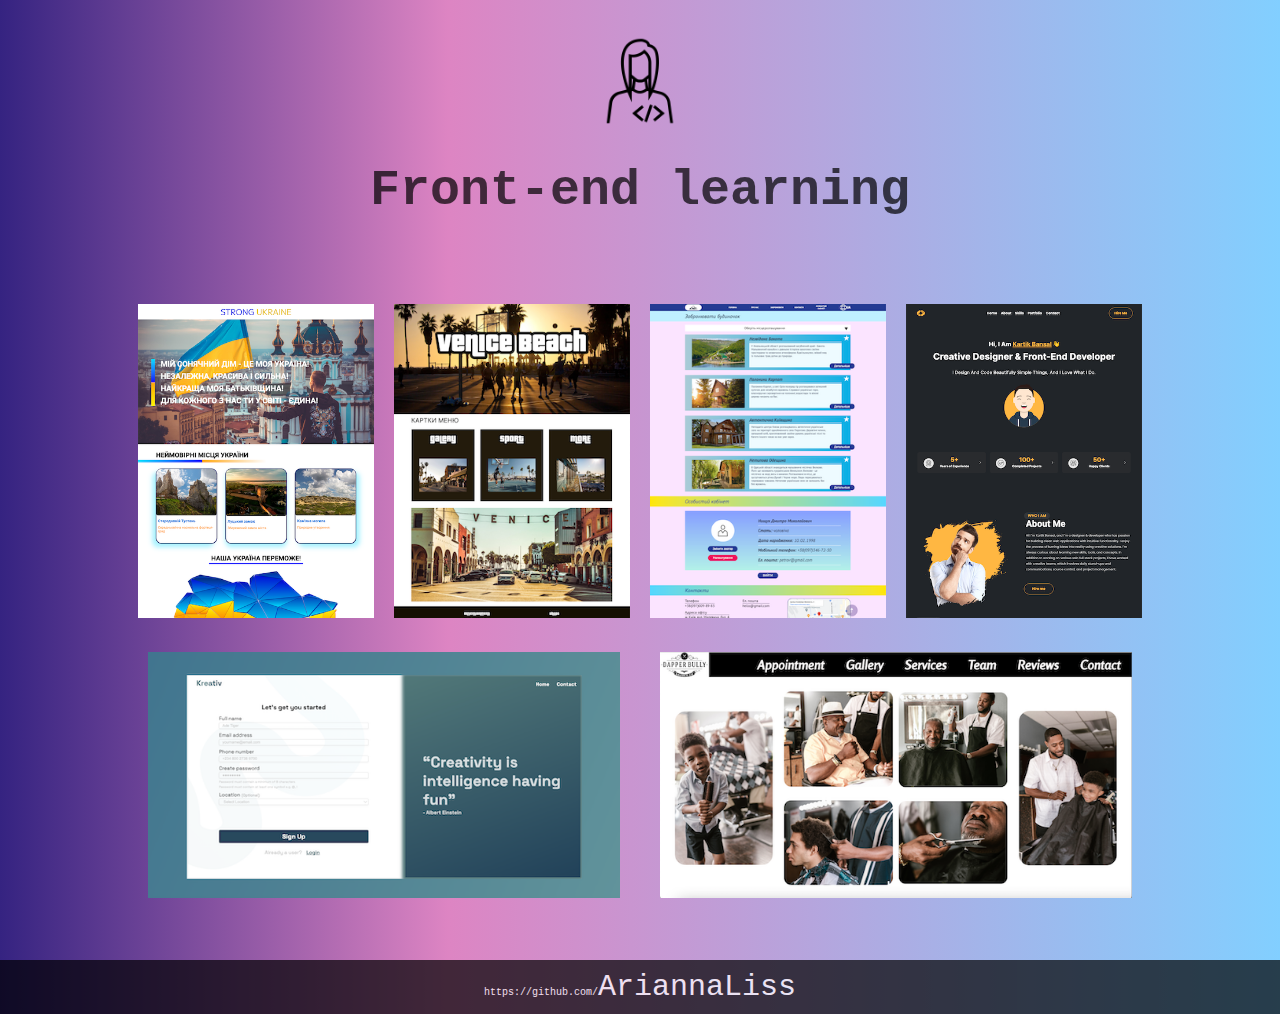
<file: index.html>
<!DOCTYPE html>
<html lang="en">
<head>
    <meta charset="UTF-8">
    <meta http-equiv="X-UA-Compatible" content="IE=edge">
    <meta name="viewport" content="width=device-width, initial-scale=1.0">
    <title>FrontEnd homeworks</title>
    <link rel="stylesheet" href="./style.css">    
    <link rel="shortcut icon" href="./img/icon.png" type="image/x-icon">
</head>
<body>
    <header>
        <a href="#">
            <div class="pic">
                <img src="./img/icon.png" alt="defeloper">
            </div>
            <h1>Front-end learning</h1>
        </a>
    </header>
    <main>
        <div class="container">
            <div class="gallery">
                <div class="gallery__row">
                    <div class="gallery__subrow">
                        <div class="gallery__item"><a href="./hw3/" target="_blank"><img src="./img/Ukraine.png" alt="Site about Ukraine"></a></div>
                        <div class="gallery__item"><a href="./hw4/" target="_blank"><img src="./img/GTA.png" alt="Site in GTA style"></a></div>
                    </div>
                    <div class="gallery__subrow">
                        <div class="gallery__item"><a href="./hw5/" target="_blank"><img src="./img/Stars.png" alt="Site with shined stars"></a></div>
                        <div class="gallery__item"><a href="./hw6/" target="_blank"><img src="./img/CV.png" alt="Site about one creative designer"></a></div>
                    </div>
                </div>
                <div class="gallery__row">
                    <div class="gallery__item_horizontal"><a href="./hw7" target="_blank"><img src="./img/form.png" alt="Form"></a></div>
                    <div class="gallery__item_horizontal"><a href="./hw8" target="_blank"><img src="./img/dapperBully.png" alt="Animated site"></a></div>
                </div>
            </div>
        </div>
    </main>
    <footer>
        <a href="https://github.com/AriannaLiss/js" target="_blank" alt="git hub link">
            https://github.com/<span class="bold">AriannaLiss</span>
        </a>
    </footer>
</body>
</html>
</file>
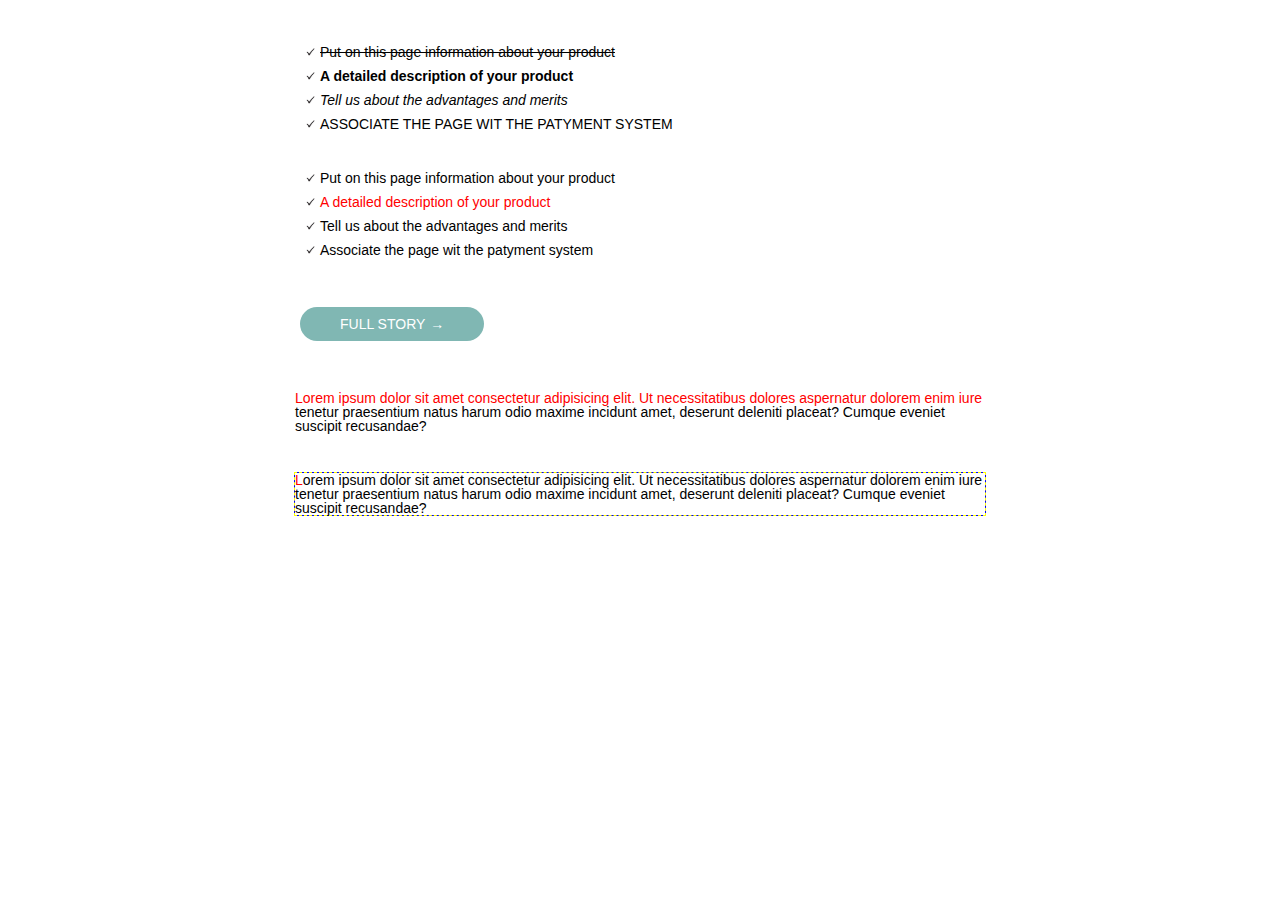
<file: FL_before/index.html>
<!DOCTYPE html>
<html lang="en">
<head>
    <meta charset="UTF-8">
    <meta http-equiv="X-UA-Compatible" content="IE=edge">
    <meta name="viewport" content="width=device-width, initial-scale=1.0">
    <title>Bevore-After training</title>
    <link rel="stylesheet" href="./css/null.css">
    <link rel="stylesheet" href="./css/style.css">
</head>
<body>
    <div class="container">
        <ul>
            <li>Put on this page information about your product</li>
            <li>A detailed description of your product</li>
            <li>Tell us about the advantages and merits</li>
            <li class="bigLetters">Associate the page wit the patyment system</li>
        </ul>
        <ul>
            <li>Put on this page information about your product</li>
            <li>A detailed description of your product</li>
            <li>Tell us about the advantages and merits</li>
            <li>Associate the page wit the patyment system</li>
        </ul>
        <div class="button">full story</div>
        <p>Lorem ipsum dolor sit amet consectetur adipisicing elit. Ut necessitatibus dolores aspernatur dolorem enim iure tenetur praesentium natus harum odio maxime incidunt amet, deserunt deleniti placeat? Cumque eveniet suscipit recusandae?</p>
        <p class="dushBorder">Lorem ipsum dolor sit amet consectetur adipisicing elit. Ut necessitatibus dolores aspernatur dolorem enim iure tenetur praesentium natus harum odio maxime incidunt amet, deserunt deleniti placeat? Cumque eveniet suscipit recusandae?</p>
    </div>
</body>
</html>
</file>
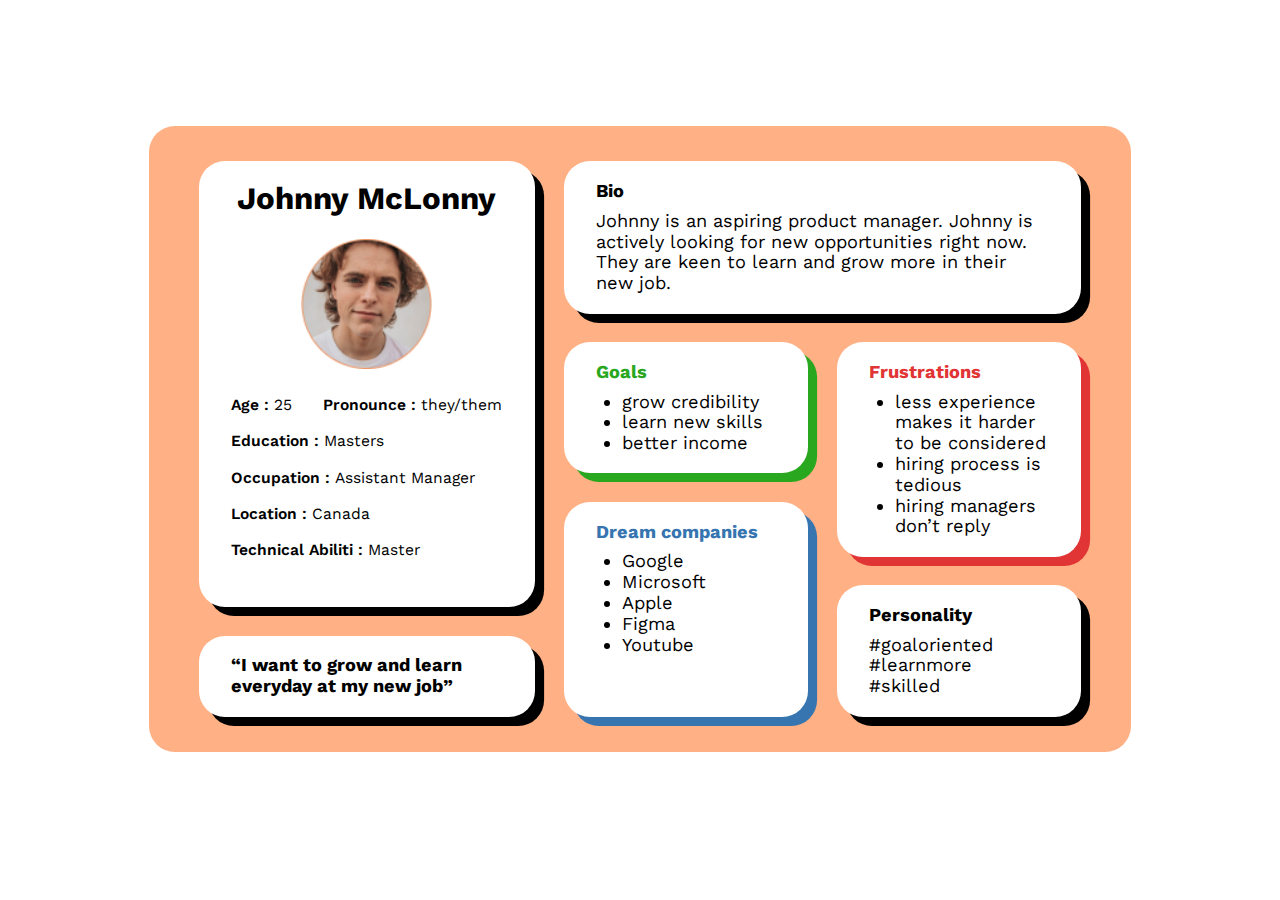
<file: grid/index.html>
<!DOCTYPE html>
<html lang="en">
<head>
    <meta charset="UTF-8">
    <meta http-equiv="X-UA-Compatible" content="IE=edge">
    <meta name="viewport" content="width=device-width, initial-scale=1.0">
    <title>Grid Practice</title>
    <link rel="stylesheet" href="./css/style.css">
    <link rel="shortcut icon" href="./img/ava.png" type="image/x-icon">
</head>
<body>
    <div class="grid">
        <div class="profile">
            <h1>Johnny McLonny</h1>
            <div class="ava">
                <img src="./img/ava.png" alt="photo">
            </div>
            <p class="profile__item">
                <span>Age : </span>25
            </p>
            <p class="profile__item">
                <span>Pronounce : </span>they/them
            </p>
            <p class="profile__item">
                <span>Education : </span>Masters
            </p>
            <p class="profile__item">
                <span>Occupation : </span>Assistant Manager
            </p>
            <p class="profile__item">
                <span>Location : </span>Canada
            </p>
            <p class="profile__item">
                <span>Technical Abiliti : </span>Master
            </p>
        </div>
        <div class="quote">
            <p class="bold">
                “I want to grow and learn everyday at my new job”
            </p>
        </div>
        <div class="bio">
            <h2>Bio</h2>
            <p>
                Johnny is an aspiring product manager. Johnny is actively looking for new opportunities right now. They are keen to learn and grow more in their new job. 
            </p>
        </div>
        <div class="goals">
            <h2>Goals</h2>
            <ul>
                <li>grow credibility</li>
                <li>learn new skills</li>
                <li>better income</li>
            </ul>
        </div>
        <div class="frustrations">
            <h2>Frustrations</h2>
            <ul>
                <li>less experience makes it harder to be considered</li>
                <li>hiring process is tedious</li>
                <li>hiring managers don’t reply</li>
            </ul>
        </div>
        <div class="dream-companies">
            <h2>Dream companies</h2>
            <ul>
                <li>Google</li>
                <li>Microsoft</li>
                <li>Apple</li>
                <li>Figma</li>
                <li>Youtube</li>
            </ul>
        </div>
        <div class="personality">
            <h2>Personality</h2>
            <p>
                #goaloriented #learnmore #skilled
            </p>
        </div>
    </div>
</body>
</html>
</file>
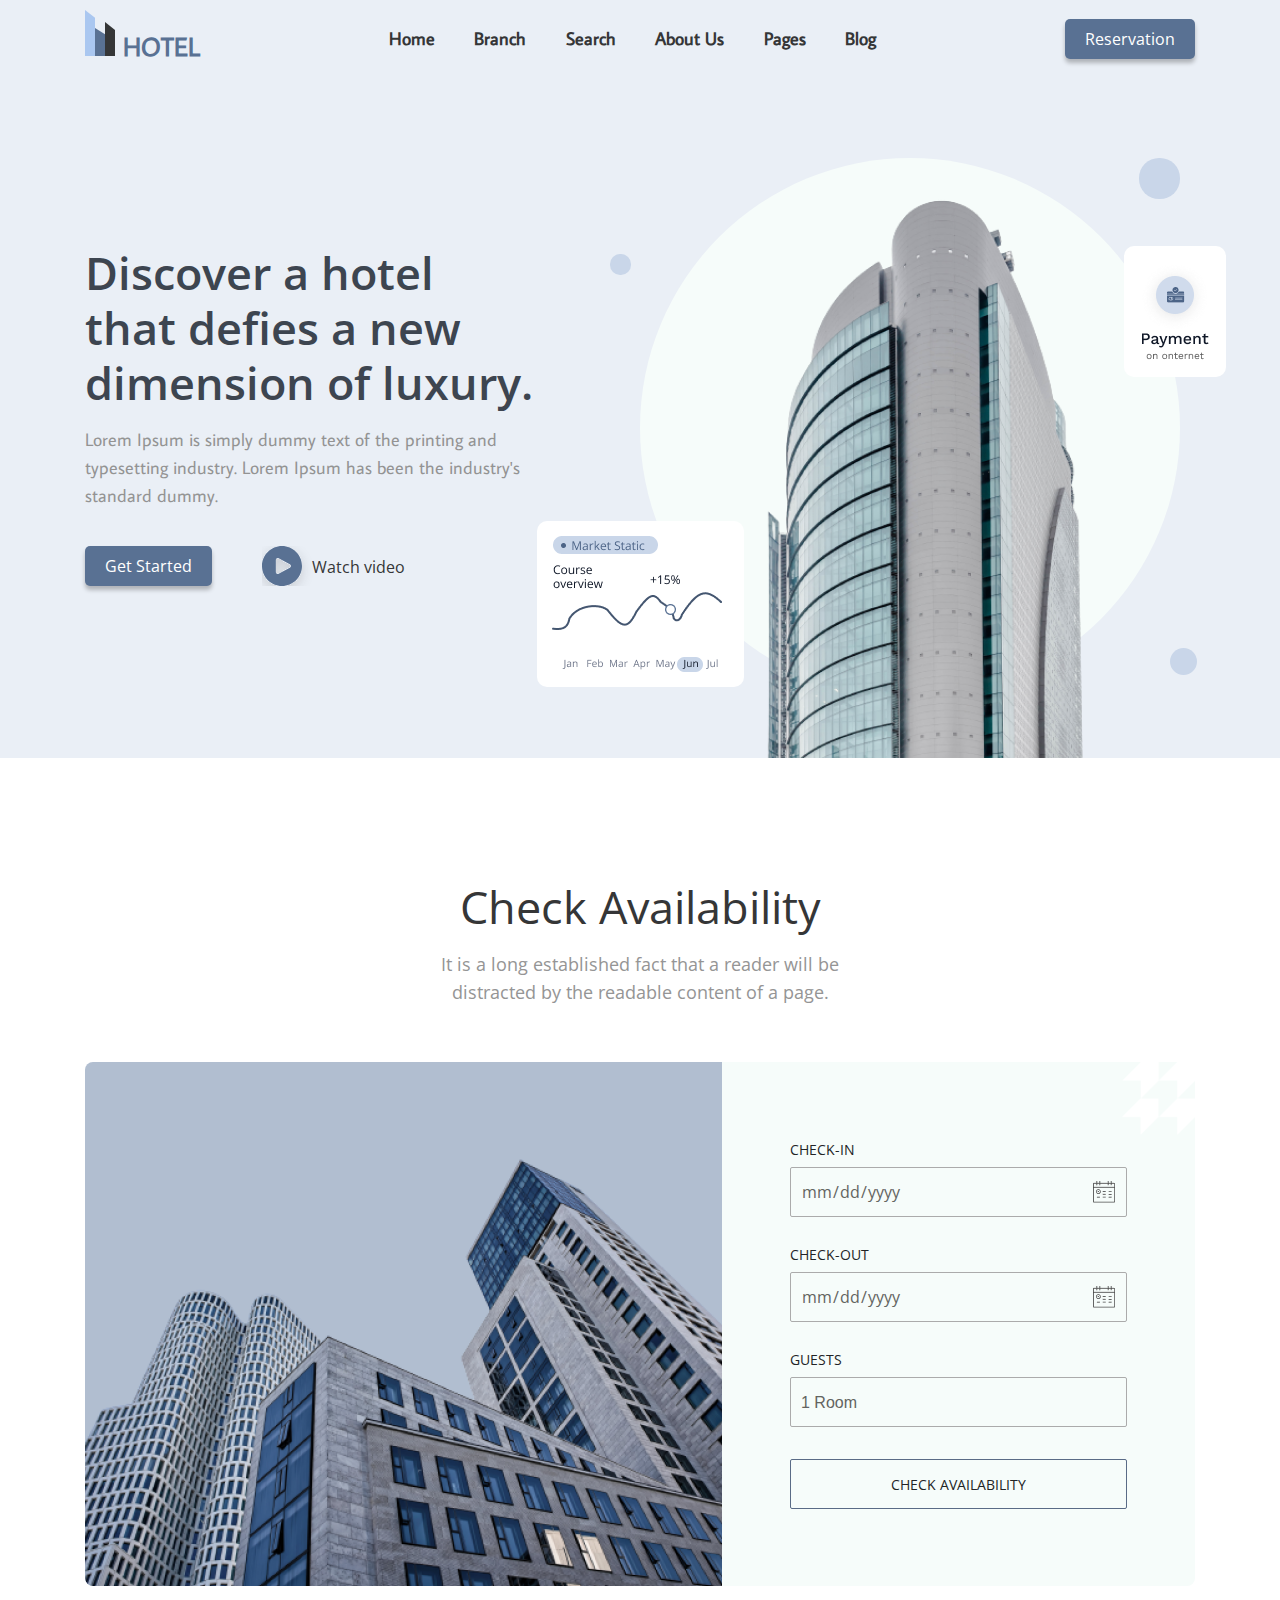
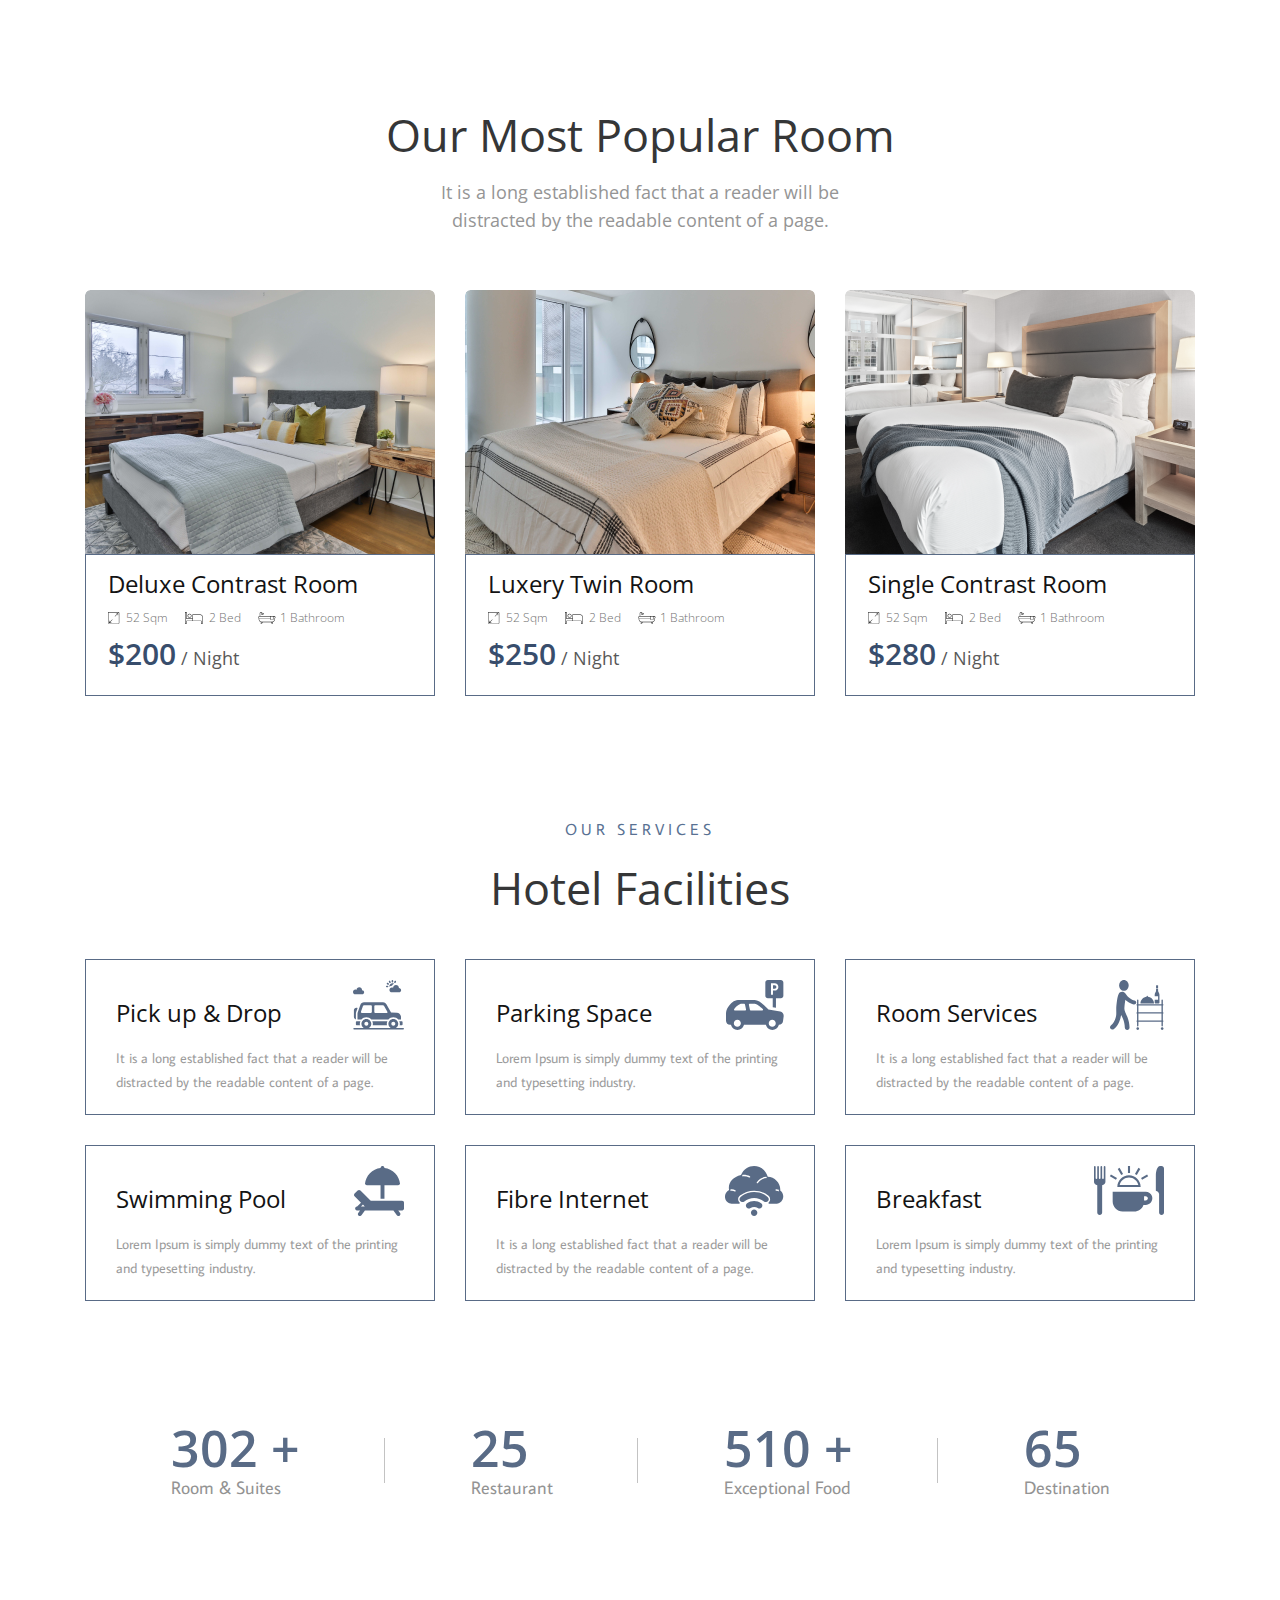
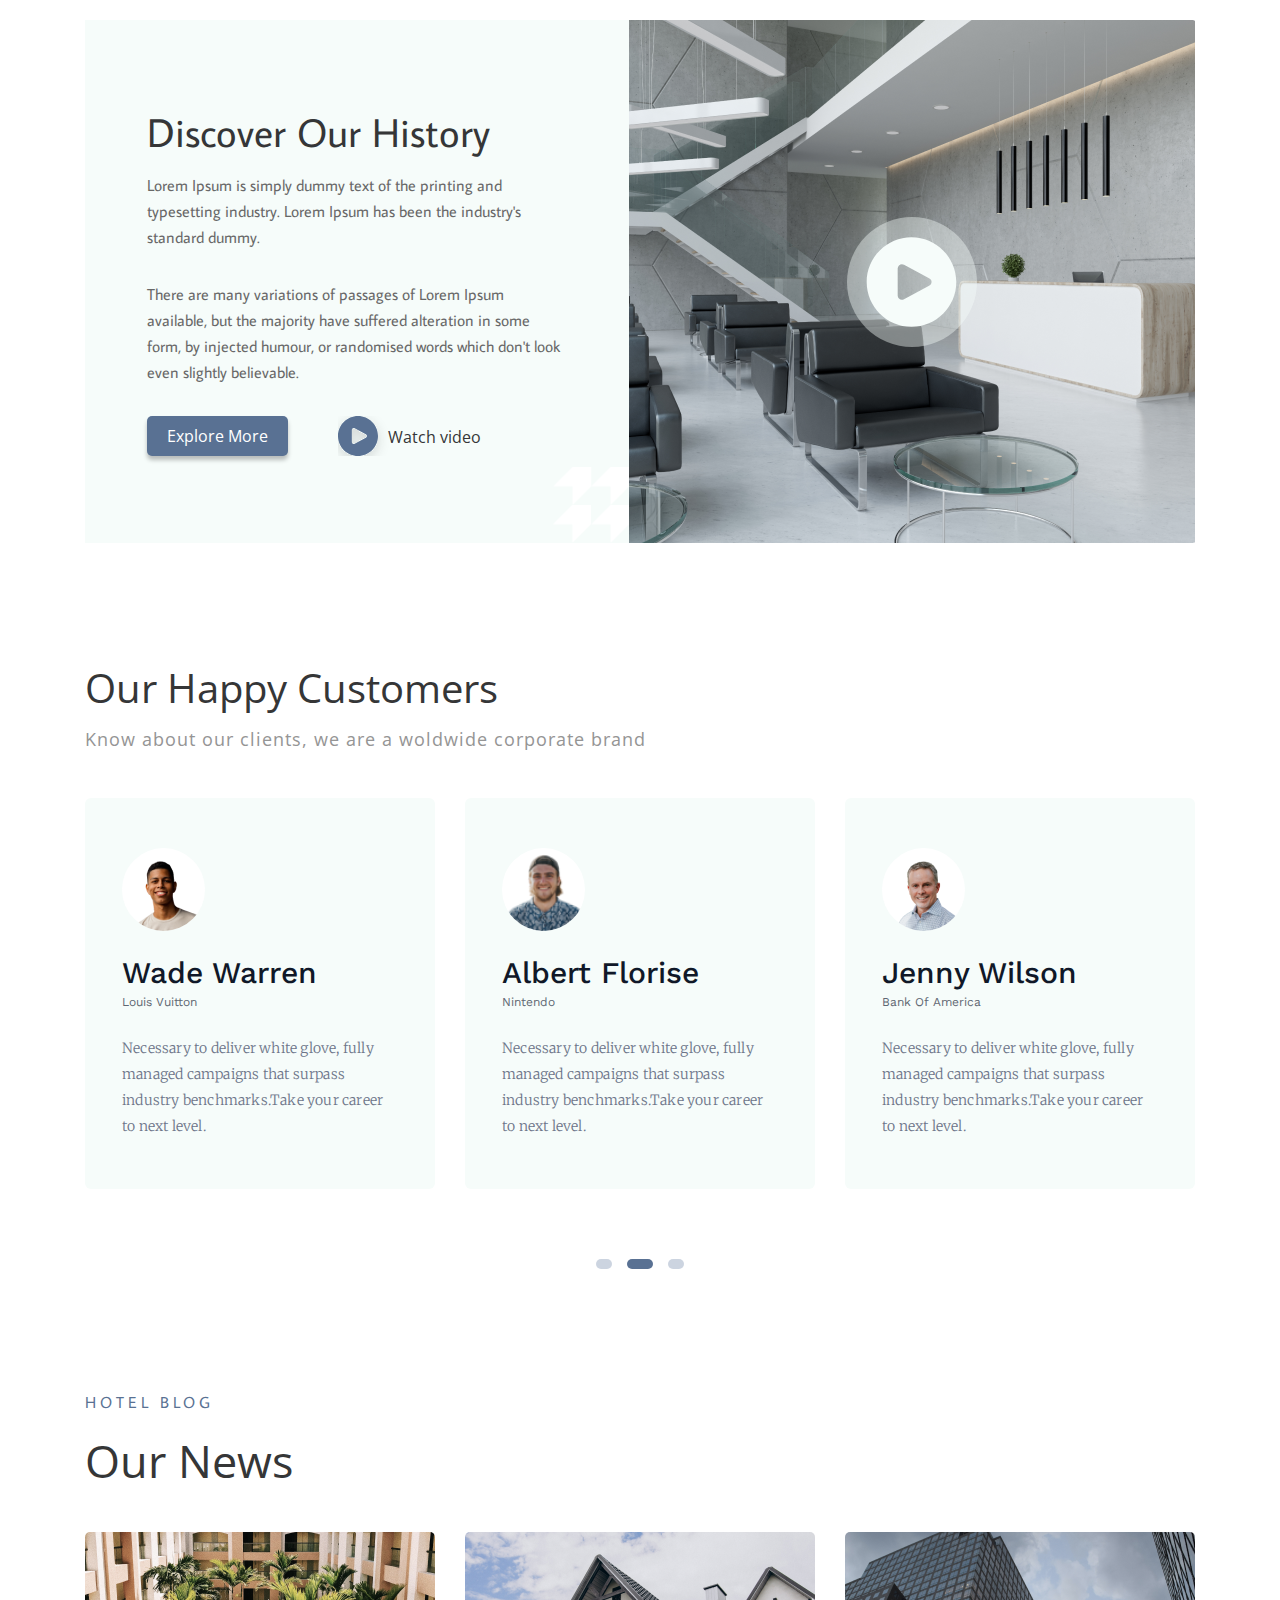
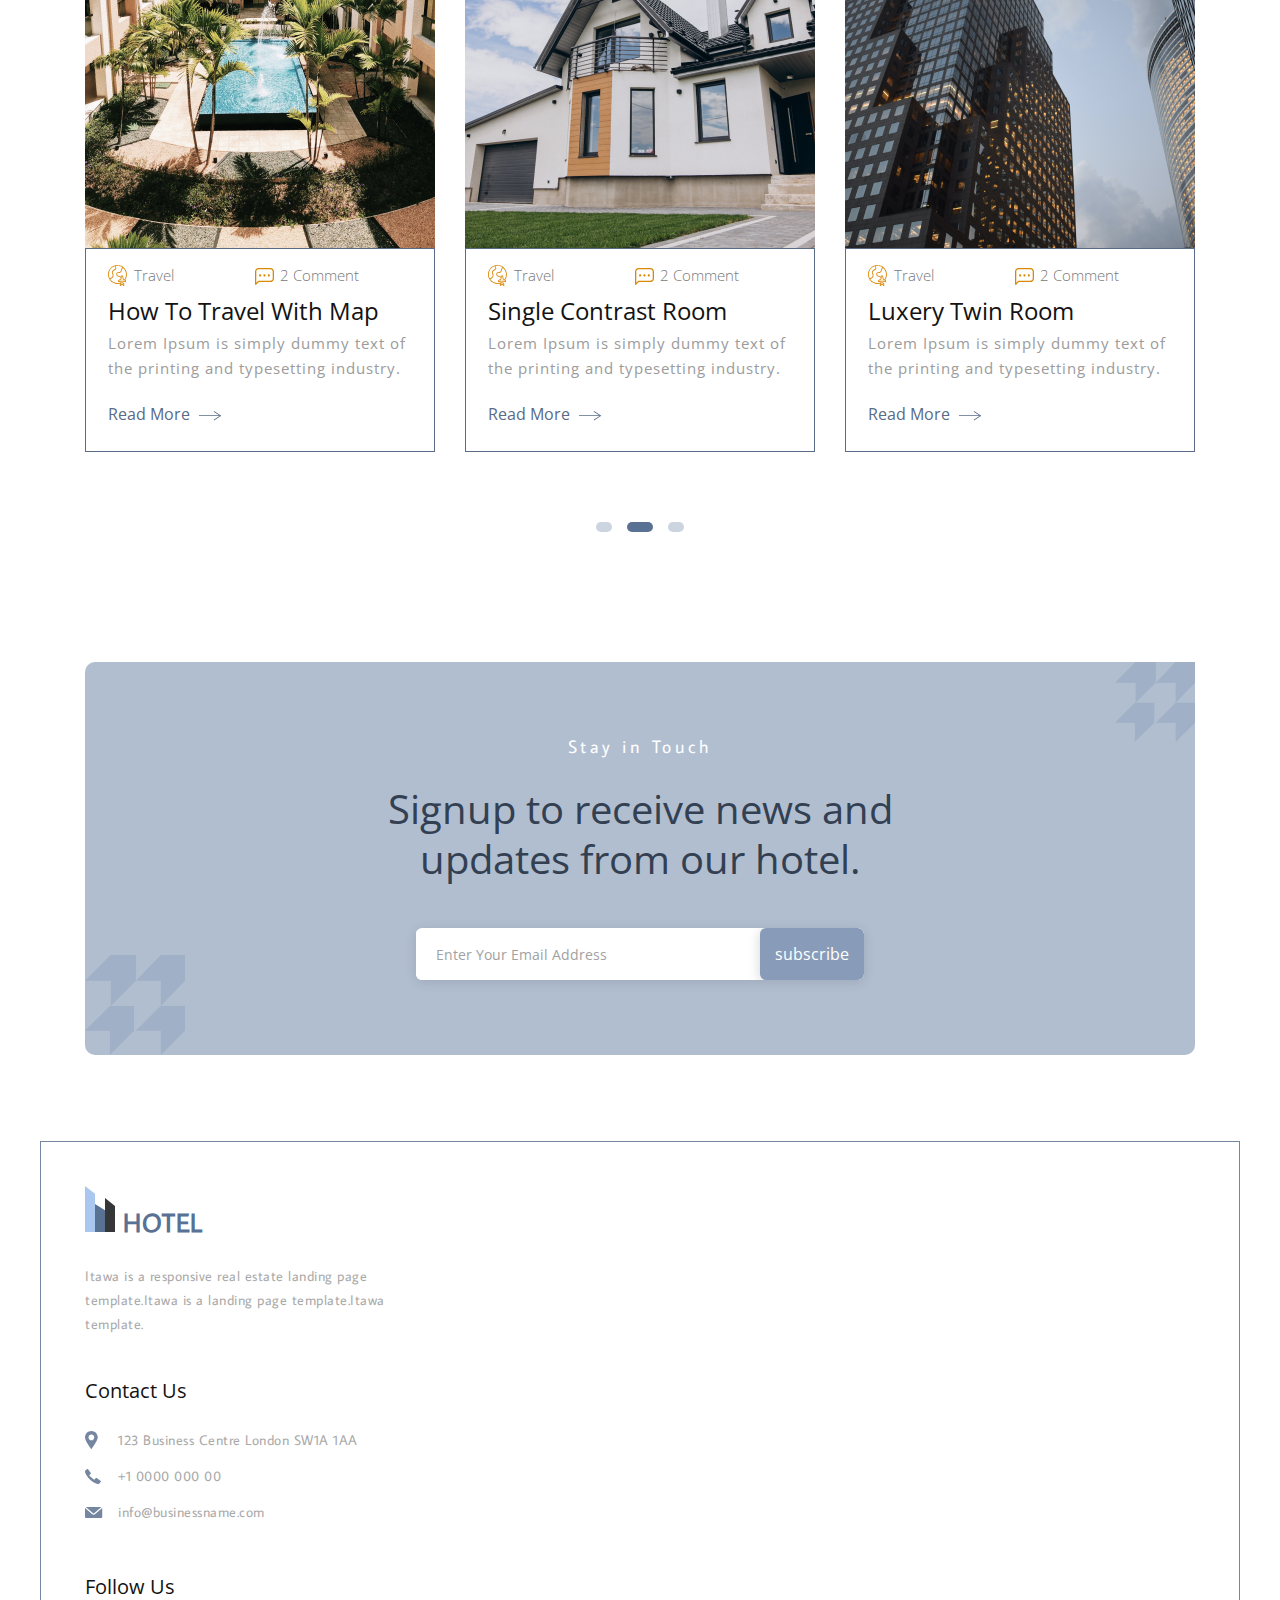
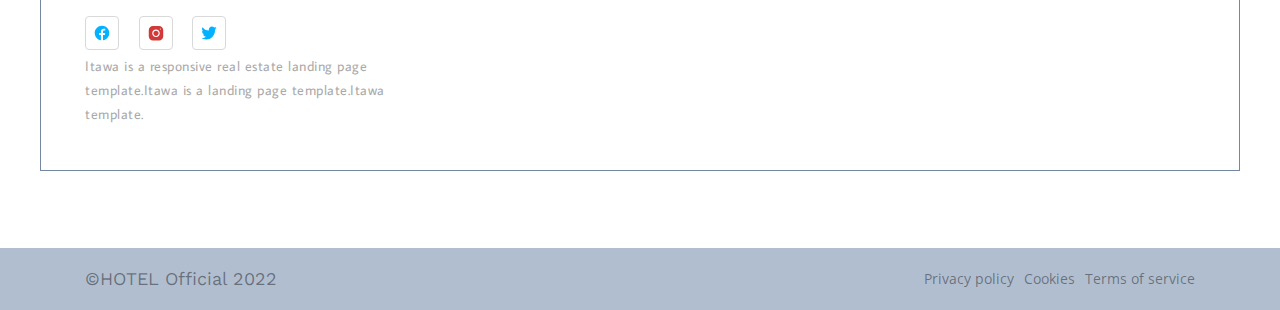
<file: hotel/index.html>
<!DOCTYPE html>
<html lang="en">
<head>
    <meta charset="UTF-8">
    <meta http-equiv="X-UA-Compatible" content="IE=edge">
    <meta name="viewport" content="width=device-width, initial-scale=1.0">
    <title>HOTEL</title>
    <link rel="stylesheet" href="./css/style.css">
    <link rel="shortcut icon" href="./img/logo.svg" type="image/x-icon">
</head>
<body>
    <div class="wrapper">
        <header class="header">
            <div class="container">
                <nav class="nav">
                    <a href="#">
                        <div class="header__logo logo">
                            <img src="./img/logo.svg" alt="hotel logo" class="logo__img">
                            <p>hotel</p>
                        </div>
                    </a>
                    <ul class="nav__menu">
                        <li class="nav__item"><a href="#">home</a></li>
                        <li class="nav__item"><a href="#">branch</a></li>
                        <li class="nav__item"><a href="#">search</a></li>
                        <li class="nav__item"><a href="#">about us</a></li>
                        <li class="nav__item"><a href="#">pages</a></li>
                        <li class="nav__item"><a href="#">blog</a></li>
                    </ul>
                    <button class="nav__btn btn">
                        reservation
                    </button>
                </nav>
                <div class="header__body">
                    <div class="header__info info">
                        <div class="title header__quote">Discover a hotel<br/>
                            that defies a new
                            dimension of luxury.</div>
                        <p class="header__text">Lorem Ipsum is simply dummy text of the printing and typesetting industry. Lorem Ipsum has been the industry's standard dummy.</p>
                        <div class="info__btns">
                            <button class="btn info__btn">get started</button>
                            <a href="#" class="info__btn info__play-btn play-btn">Watch video</a>
                        </div>
                    </div>
                    <div class="header__bg">
                        <div class="header__stat"><img src="./img/MarketStatic.png" alt="makret statistic"></div>
                        <div class="header__img"><img src="./img/hotel.png" alt="hotel"></div>
                        <div class="header__stat"><img src="./img/HotelDeal.png" alt="hotel deal"></div>
                        <div class="header__circle header__circle_giant"></div>
                        <div class="header__circle header__circle_dark header__circle_big "></div>
                        <div class="header__circle header__circle_dark header__circle_middle"></div>
                        <div class="header__circle header__circle_dark header__circle_small"></div>
                    </div>
                </div>
            </div>
        </header>
        <main class="main">
            <section class="availability">
                <div class="container">
                    <div class="sec-header">
                        <h1 class="title sec-header__title">Check Availability</h1>
                        <div class="sec-header__quoter">
                            It is a long established fact that a reader will be distracted by the readable content of a page.
                        </div>
                    </div>
                    <div class="check-in">
                        <div class="check-in__img"><img src="./img/checkin.png" alt="building"></div>
                        
                        <form action="" class="check-in__form">
                            <div class="check-in__container">
                                <label for="check-in">check-in</label>
                                <input type="date" id="check-in" name="check-in" placeholder="Thu, 21 Jul 2022" data-date="21 Jul 2022" data-date-format="DD MMM YYYY">
                                
                                <label for="check-out">check-out</label>
                                <input type="date" id="check-out" name="check-out" value="Fri, 22 Jul 2022">
                                
                                <label for="guests">guests</label>
                                <select name="guests" id="guests-select">
                                    <option value="1">1 room</option>
                                    <option value="2">2 rooms</option>
                                    <option value="3">3 rooms</option>
                                    <option value="4">4 rooms</option>
                                    <option value="5">5 rooms</option>
                                </select>   
                                <input type="submit" value="check availability">
                            </div>
                        </form>

                    </div>
                </div>
            </section>
            <section class="popular">
                <div class="container">
                    <div class="sec-header">
                        <h1 class="title sec-header__title">our most popular room</h1>
                        <div class="sec-header__quoter">
                            It is a long established fact that a reader will be distracted by the readable content of a page.
                        </div>
                    </div>
                    <div class="popular__rooms gallery">
                        <div class="gallery__column">
                            <img src="./img/room1.png" alt="room">
                            <div class="gallery__description">
                                <h2 class="gallery__title">
                                    Deluxe Contrast Room
                                </h2>
                                <ul class="gallery__icons">
                                    <li class="gallery__point gallery__point-square">
                                        52 sqm
                                    </li>
                                    <li class="gallery__point gallery__point-bed">
                                        2 Bed
                                    </li>
                                    <li class="gallery__point gallery__point-bath">
                                        1 Bathroom
                                    </li>
                                </ul>
                                <p><spqn class="gallery__price">$200</spqn> / night</p>
                            </div>
                        </div>
                        <div class="gallery__column">
                            <img src="./img/room2.png" alt="room"/>
                            <div class="gallery__description">
                                <h2 class="gallery__title">
                                    luxery twin room
                                </h2>
                                <ul class="gallery__icons">
                                    <li class="gallery__point gallery__point-square">
                                        52 sqm
                                    </li>
                                    <li class="gallery__point gallery__point-bed">
                                        2 Bed
                                    </li>
                                    <li class="gallery__point gallery__point-bath">
                                        1 Bathroom
                                    </li>
                                </ul>
                                <p><spqn class="gallery__price">$250</spqn> / night</p>
                            </div>
                        </div>
                        <div class="gallery__column">
                            <img src="./img/room3.png" alt="room"/>
                            <div class="gallery__description">
                                <h2 class="gallery__title">
                                    single Contrast Room
                                </h2>
                                <ul class="gallery__icons">
                                    <li class="gallery__point gallery__point-square">
                                        52 sqm
                                    </li>
                                    <li class="gallery__point gallery__point-bed">
                                        2 Bed
                                    </li>
                                    <li class="gallery__point gallery__point-bath">
                                        1 Bathroom
                                    </li>
                                </ul>
                                <p><spqn class="gallery__price">$280</spqn> / night</p>
                            </div>
                        </div>
                    </div>
                </div>
            </section>
            <section class="services">
                <div class="container">
                    <div class="sec-header">
                        <h2 class="sec-header__subtitle">our services</h2>
                        <h1 class="title sec-header__title">hotel facilities</h1>
                    </div>
                    <div class="services__list">
                        <div class="services__item services__item_pick-up">
                            <h3 class="services__title">Pick up & Drop</h3>
                            <p class="services__desctiption">It is a long established fact that a reader will be distracted by the readable content of a page.</p>
                        </div>
                        <div class="services__item services__item_parking">
                            <h3 class="services__title">Parking Space</h3>
                            <p class="services__desctiption">Lorem Ipsum is simply dummy text of the printing and typesetting industry.</p>
                        </div>
                        <div class="services__item services__item_room">
                            <h3 class="services__title">Room Services</h3>
                            <p class="services__desctiption">It is a long established fact that a reader will be distracted by the readable content of a page.</p>
                        </div>
                        <div class="services__item services__item_swimming">
                            <h3 class="services__title">Swimming Pool</h3>
                            <p class="services__desctiption">Lorem Ipsum is simply dummy text of the printing and typesetting industry.</p>
                        </div>
                        <div class="services__item services__item_internet">
                            <h3 class="services__title">Fibre Internet</h3>
                            <p class="services__desctiption">It is a long established fact that a reader will be distracted by the readable content of a page.</p>
                        </div>
                        <div class="services__item services__item_breakfast">
                            <h3 class="services__title">Breakfast</h3>
                            <p class="services__desctiption">Lorem Ipsum is simply dummy text of the printing and typesetting industry.</p>
                        </div>
                    </div>
                    <ul class="services__statistic pipe-list">
                        <li class="pipe-list__item">
                            <div class="pipe-list__content">
                                <div class="pipe-list__title">302 +</div>
                                <p class="pipe-list__text">Room & Suites</p>
                            </div>
                        </li>
                        <li class="pipe-list__item">
                            <div class="pipe-list__content">
                                <div class="pipe-list__title">25</div>
                                <p class="pipe-list__text">Restaurant</p>
                            </div>
                        </li>
                        <li class="pipe-list__item">
                            <div class="pipe-list__content">
                                <div class="pipe-list__title">510 +</div>
                                <p class="pipe-list__text">Exceptional Food</p>
                            </div>
                        </li>
                        <li class="pipe-list__item">
                            <div class="pipe-list__content">
                                <div class="pipe-list__title">65</div>
                                <p class="pipe-list__text">Destination</p>
                            </div>
                        </li>
                    </ul>
                </div>
            </section>
            <section class="history">
                <div class="container">
                    <div class="history__block">
                        <div class="history__text">
                            <h3>
                                discover our history
                            </h3>
                            <p>
                                Lorem Ipsum is simply dummy text of the printing and typesetting industry. Lorem Ipsum has been the industry's standard dummy.
                            </p>
                            <p>
                                There are many variations of passages of Lorem Ipsum available, but the majority have suffered alteration in some form, by injected humour, or randomised words which don't look even slightly believable.
                            </p>
                            <div class="info__btns">
                                <button class="info__btn btn">explore more</button>
                                <a href="#" class="info__btn info__play-btn play-btn">Watch video</a>
                            </div>
                        </div>
                        <div class="history__video video">
                            <img src="./img/history-video.png" alt="video with history of hotel">
                            <div class="video__play"><a href="#"><img src="./img/pic/play2.svg" alt="play"></a></div>
                        </div>
                    </div>
                </div>
            </section>
            <section class="customers">
                <div class="container">
                    <div class="customers__header">
                        <h2 class="customers__title">our happy customers</h2>
                        <p class ="customers__quote">Know about our clients, we are a woldwide corporate brand</p>
                    </div>
                    <div class="customers__row">
                        <div class="customers__card">
                            <div class="customers__ava"><img src="./img/ava/1.png" alt="ava"></div>
                            <h4 class="customers__name">wade warren</h4>
                            <p class="customers__company">louis vuitton</p>
                            <p class="customers__comment">Necessary to deliver white glove,
                                fully managed campaigns that surpass
                                industry benchmarks.Take your career
                                to next level.
                                </p>
                        </div>
                        <div class="customers__card">
                            <div class="customers__ava"><img src="./img/ava/2.png" alt="ava"></div>
                            <h4 class="customers__name">albert florise</h4>
                            <p class="customers__company">nintendo</p>
                            <p class="customers__comment">Necessary to deliver white glove,
                                fully managed campaigns that surpass
                                industry benchmarks.Take your career
                                to next level.
                                </p>
                        </div>
                        <div class="customers__card">
                            <div class="customers__ava"><img src="./img/ava/3.png" alt="ava"></div>
                            <h4 class="customers__name">jenny wilson</h4>
                            <p class="customers__company">bank of america</p>
                            <p class="customers__comment">Necessary to deliver white glove,
                                fully managed campaigns that surpass
                                industry benchmarks.Take your career
                                to next level.
                                </p>
                        </div>
                    </div>
                </div>
                <div class="dots">
                    <span class="dots__dot dots__dot_small"></span>
                    <span class="dots__dot dots__dot_long"></span>
                    <span class="dots__dot dots__dot_small"></span>
                </div>    
            </section>
            <section class="blog">
                <div class="container">
                    <div class="sec-header sec-header_left">
                        <h2 class="sec-header__subtitle">hotel blog</h2>
                        <h1 class="title sec-header__title">our news</h1>
                    </div>   
                    <div class="blog_articles gallery">
                        <div class="gallery__column">
                            <img src="./img/blog/article1.png" alt="swimmingpool">
                            <div class="gallery__description">
                                <ul class="gallery__icons">
                                    <li class="gallery__point gallery__point_big gallery__point-earth">
                                        Travel
                                    </li>
                                    <li class="gallery__point gallery__point_big gallery__point-msg">
                                        <a href="#">2 Comment</a>
                                    </li>
                                </ul>
                                <h2 class="gallery__title">
                                    How To Travel With Map
                                </h2>
                                <p class="gallery__text">Lorem Ipsum is simply dummy text of the printing and typesetting industry.</p>
                                <a href="#" class="gallery__read-more">read more</a>
                            </div>
                        </div>  
                        <div class="gallery__column">
                            <img src="./img/blog/article2.png" alt="house">
                            <div class="gallery__description">
                                <ul class="gallery__icons">
                                    <li class="gallery__point gallery__point_big gallery__point-earth">
                                        Travel
                                    </li>
                                    <li class="gallery__point gallery__point_big gallery__point-msg">
                                        <a href="#">2 Comment</a>
                                    </li>
                                </ul>
                                <h2 class="gallery__title">
                                    Single contrast room
                                </h2>
                                <p class="gallery__text">Lorem Ipsum is simply dummy text of the printing and typesetting industry.</p>
                                <a href="#" class="gallery__read-more">read more</a>
                            </div>
                        </div>  
                        <div class="gallery__column">
                            <img src="./img/blog/article3.png" alt="skyscrapper">
                            <div class="gallery__description">
                                <ul class="gallery__icons">
                                    <li class="gallery__point gallery__point_big gallery__point-earth">
                                        Travel
                                    </li>
                                    <li class="gallery__point gallery__point_big gallery__point-msg">
                                        <a href="#">2 Comment</a>
                                    </li>
                                </ul>
                                <h2 class="gallery__title">
                                    luxery twin room
                                </h2>
                                <p class="gallery__text">Lorem Ipsum is simply dummy text of the printing and typesetting industry.</p>
                                <a href="#" class="gallery__read-more">read more</a>
                            </div>
                        </div>  
                    </div>
                    <div class="dots">
                        <span class="dots__dot dots__dot_small"></span>
                        <span class="dots__dot dots__dot_long"></span>
                        <span class="dots__dot dots__dot_small"></span>
                    </div>    
            </section>
            <section class="intouch">
                <div class="container intouch__container">
                    <h1 class="intouch__title">Stay in Touch</h1>
                    <p class="intouch__text">Signup to receive news and<br>updates from our hotel.</p>
                    <form action="">
                        <input type="email" name="email" id="email" placeholder="Enter Your Email Address">
                        <button>subscribe</button>
                    </form>
                </div>
            </section>
            <section class="contacts">
                <div class="contacts__frame">
                    <div class="container">
                        <div class="contacts__container">
                            <div class="contacts__column">
                                <div class="contacts__logo logo">
                                    <img src="./img/logo.svg" alt="hotel logo" class="logo__img">
                                    <p>hotel</p>
                                </div>
                                <p>Itawa is a responsive real estate landing page template.Itawa is a  landing page template.Itawa template.</p>
                            </div>
                            <div class="contacts__column">
                                <h1 class="contacts__title">
                                    contact us
                                </h1>
                                <ul class="contacts__list">
                                    <li class="contacts__geo">
                                        <a href="#">
                                            123 Business Centre London SW1A 1AA
                                        </a>
                                    </li>
                                    <li class="contacts__tel">
                                        <a href="#">
                                            +1 0000 000 00
                                        </a>
                                    </li>
                                    <li class="contacts__email">
                                        <a href="#">
                                            info@businessname.com
                                        </a>
                                    </li>
                                </ul>
                            </div>
                            <div class="contacts__column">
                                <h1 class="contacts__title">follow us</h1>
                                <div class="contacts__socials">
                                    <a href="#" class="contacts__social"><img src="./img/pic/contacts/fb.svg" alt="facebook"></a>
                                    <a href="#" class="contacts__social"><img src="./img/pic/contacts/inst.svg" alt="instagram"></a>
                                    <a href="#" class="contacts__social"><img src="./img/pic/contacts/twitter.svg" alt="twitter"></a>
                                </div>
                                <p>Itawa is a responsive real estate landing page template.Itawa is a  landing page template.Itawa
                                    template.</p>
                            </div>
                        </div>
                    </div>
                </div>
            </section>
        </main>
        <footer class="footer">
            <div class="container">
                <div class="footer__row">
                    <a class="footer__copyright" href="#">
                        ©HOTEL Official 2022
                    </a>
                    <ul class="footer__nav">
                        <li><a class="footer__item" href="#">Privacy policy</a></li>
                        <li><a class="footer__item" href="#">Cookies</a></li>
                        <li><a class="footer__item" href="#">Terms of service</a></li>
                    </ul>
                </div>
            </div>
        </footer>
    </div>
</body>
</html>
</file>
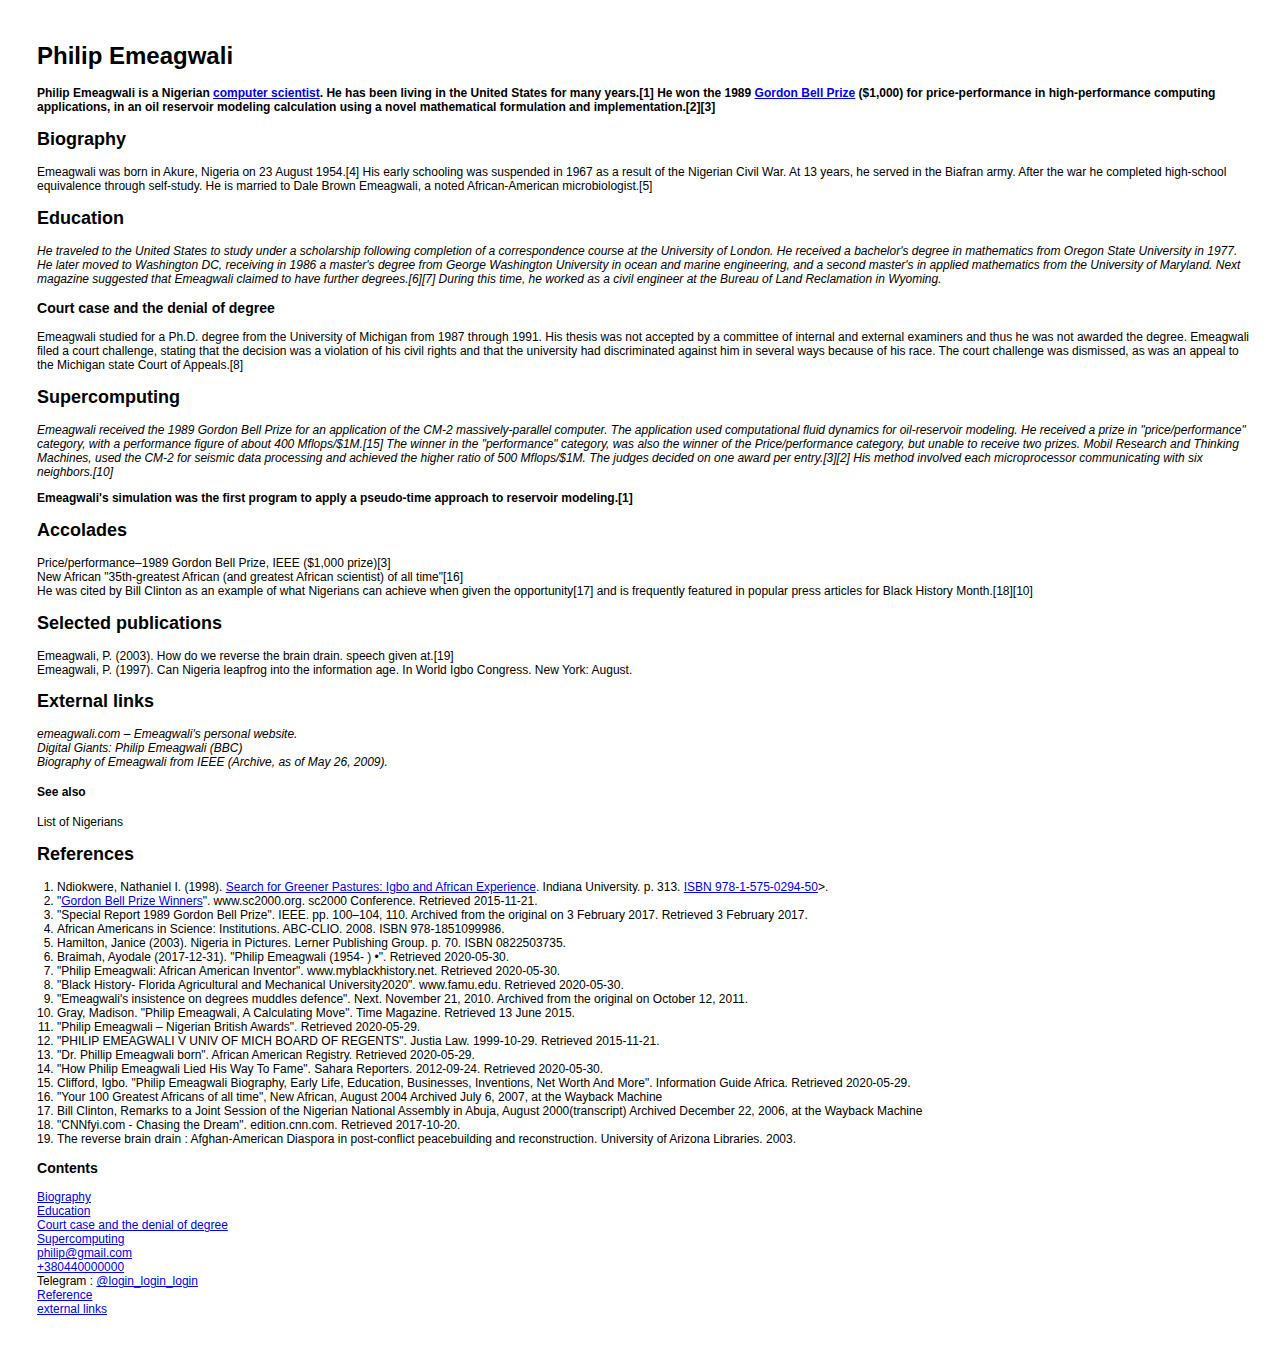
<file: hw1/index.html>
<!DOCTYPE html>
<html lang="en">
    <head>
        <meta charset="UTF-8"/>
        <title>Philip Emeagwali</title>
        <!--link rel="stylesheet" href="https://fonts.googleapis.com/css?family=Inter"-->
    </head>
    <body style="margin: 0; font-size: 12px; font-family: Arial, Helvetica, sans-serif;"><!--font-family:Inter;"-->
        <div style="margin: 42px 29px 51px 37px;">
            <p>
                <h1>Philip Emeagwali</h1>
                <p style="font-weight: 900;">
                    Philip Emeagwali is a Nigerian <a href="https://en.wikipedia.org/wiki/Computer_scientist" target="_blank">computer scientist</a>. He has been living in the United States for many years.[1] 
                    He won the 1989 <a href="https://en.wikipedia.org/wiki/Gordon_Bell_Prize" target="_blank">Gordon Bell Prize</a> ($1,000) for price-performance in high-performance computing applications, in an oil reservoir modeling calculation using a novel mathematical formulation and implementation.[2][3]
                </p>

                <h2 id="Biography">Biography</h2>
                <p>
                    Emeagwali was born in Akure, Nigeria on 23 August 1954.[4] His early schooling was suspended in 1967 as a result of the Nigerian Civil War. At 13 years, he served in the Biafran army. After the war he completed high-school equivalence through self-study. He is married to Dale Brown Emeagwali, a noted African-American microbiologist.[5]
                </p>

                <h2 id="Education">Education</h2>
                <p style="font-style:italic;">
                    He traveled to the United States to study under a scholarship following completion of a correspondence course at the University of London. He received a bachelor's degree in mathematics from Oregon State University in 1977. He later moved to Washington DC, receiving in 1986 a master's degree from George Washington University in ocean and marine engineering, and a second master's in applied mathematics from the University of Maryland. Next magazine suggested that Emeagwali claimed to have further degrees.[6][7] During this time, he worked as a civil engineer at the Bureau of Land Reclamation in Wyoming.
                </p>
                    
                <h3 id="CourtCase">Court case and the denial of degree</h3>                    
                <p>
                    Emeagwali studied for a Ph.D. degree from the University of Michigan from 1987 through 1991. His thesis was not accepted by a committee of internal and external examiners and thus he was not awarded the degree. Emeagwali filed a court challenge, stating that the decision was a violation of his civil rights and that the university had discriminated against him in several ways because of his race. The court challenge was dismissed, as was an appeal to the Michigan state Court of Appeals.[8]
                </p>

                <h2 id="Supercomputing">Supercomputing</h2>
                <p style="font-style:italic;">
                    Emeagwali received the 1989 Gordon Bell Prize for an application of the CM-2 massively-parallel computer. The application used computational fluid dynamics for oil-reservoir modeling. He received a prize in "price/performance" category, with a performance figure of about 400 Mflops/$1M.[15] The winner in the "performance" category, was also the winner of the Price/performance category, but unable to receive two prizes. Mobil Research and Thinking Machines, used the CM-2 for seismic data processing and achieved the higher ratio of 500 Mflops/$1M. The judges decided on one award per entry.[3][2] His method involved each microprocessor communicating with six neighbors.[10]
                </p>
                <p style="font-weight: 700;">
                    Emeagwali's simulation was the first program to apply a pseudo-time approach to reservoir modeling.[1]
                </p>

                <h2>Accolades</h2>
                <p>
                    Price/performance–1989 Gordon Bell Prize, IEEE ($1,000 prize)[3]<br/>
                    New African "35th-greatest African (and greatest African scientist) of all time"[16]<br/>
                    He was cited by Bill Clinton as an example of what Nigerians can achieve when given the opportunity[17] and is frequently featured in popular press articles for Black History Month.[18][10]
                </p>

                <h2>Selected publications</h2>
                <p>
                    Emeagwali, P. (2003). How do we reverse the brain drain. speech given at.[19]<br/>
                    Emeagwali, P. (1997). Can Nigeria leapfrog into the information age. In World Igbo Congress. New York: August.
                </p>

                <h2 id="ExternalLinks">External links</h2>
                <p style="font-style: italic;">
                    emeagwali.com – Emeagwali's personal website.<br/>
                    Digital Giants: Philip Emeagwali (BBC)<br/>
                    Biography of Emeagwali from IEEE (Archive, as of May 26, 2009).
                </p>

                <h4>See also</h4>
                <p>
                    List of Nigerians
                </p>

                <h2 id="References">References</h2>
                <ol style="padding: 0 20px;">
                    <li>Ndiokwere, Nathaniel I. (1998). <a href="https://books.google.com/books/about/Search_for_Greener_Pastures.html?id=bBEOAQAAMAAJ&redir_esc=y" target="_blank">Search for Greener Pastures: Igbo and African Experience</a>. 
                        Indiana University. p. 313. <a href="https://en.wikipedia.org/wiki/Philip_Emeagwali" target="_blank">ISBN 978-1-575-0294-50</a>>.</li>
                    <li>"<a href="https://awards.acm.org/bell/award-winners" target="_blank">Gordon Bell Prize Winners</a>". www.sc2000.org. sc2000 Conference. Retrieved 2015-11-21.</li>
                    <li>"Special Report 1989 Gordon Bell Prize". IEEE. pp. 100–104, 110. Archived from the original on 3 February 2017. Retrieved 3 February 2017.</li>
                    <li>African Americans in Science: Institutions. ABC-CLIO. 2008. ISBN 978-1851099986.</li>
                    <li>Hamilton, Janice (2003). Nigeria in Pictures. Lerner Publishing Group. p. 70. ISBN 0822503735.</li>
                    <li>Braimah, Ayodale (2017-12-31). "Philip Emeagwali (1954- ) •". Retrieved 2020-05-30.</li>
                    <li>"Philip Emeagwali: African American Inventor". www.myblackhistory.net. Retrieved 2020-05-30.</li>
                    <li>"Black History- Florida Agricultural and Mechanical University2020". www.famu.edu. Retrieved 2020-05-30.</li>
                    <li>"Emeagwali's insistence on degrees muddles defence". Next. November 21, 2010. Archived from the original on October 12, 2011.</li>
                    <li>Gray, Madison. "Philip Emeagwali, A Calculating Move". Time Magazine. Retrieved 13 June 2015.</li>
                    <li>"Philip Emeagwali – Nigerian British Awards". Retrieved 2020-05-29.</li>
                    <li>"PHILIP EMEAGWALI V UNIV OF MICH BOARD OF REGENTS". Justia Law. 1999-10-29. Retrieved 2015-11-21.</li>
                    <li>"Dr. Phillip Emeagwali born". African American Registry. Retrieved 2020-05-29.</li>
                    <li>"How Philip Emeagwali Lied His Way To Fame". Sahara Reporters. 2012-09-24. Retrieved 2020-05-30.</li>
                    <li>Clifford, Igbo. "Philip Emeagwali Biography, Early Life, Education, Businesses, Inventions, Net Worth And More". Information Guide Africa. Retrieved 2020-05-29.</li>
                    <li>"Your 100 Greatest Africans of all time", New African, August 2004 Archived July 6, 2007, at the Wayback Machine</li>
                    <li>Bill Clinton, Remarks to a Joint Session of the Nigerian National Assembly in Abuja, August 2000(transcript) Archived December 22, 2006, at the Wayback Machine</li>
                    <li>"CNNfyi.com - Chasing the Dream". edition.cnn.com. Retrieved 2017-10-20.</li>
                    <li>The reverse brain drain : Afghan-American Diaspora in post-conflict peacebuilding and reconstruction. University of Arizona Libraries. 2003.</li>
                </ol>
                
                <h3>Contents</h3>
                <p>
                <a href="#Biography">Biography</a><br/>
                <a href="#Education">Education</a><br/>
                <a href="#CourtCase">Court case and the denial of degree</a><br/>
                <a href="#Supercomputing">Supercomputing</a><br/>
                <a href="mailto:">philip@gmail.com</a><br/>
                <a href="tel:+380440000000">+380440000000</a><br/>
                Telegram : <a href="https://t.me/login" target="_blank">@login_login_login</a><br/>
                <a href="#References">Reference</a><br/>
                <a href="#ExternalLinks">external links</a><br/>
                </p>
            </p>
        </div>

    </body>
</html>
</file>
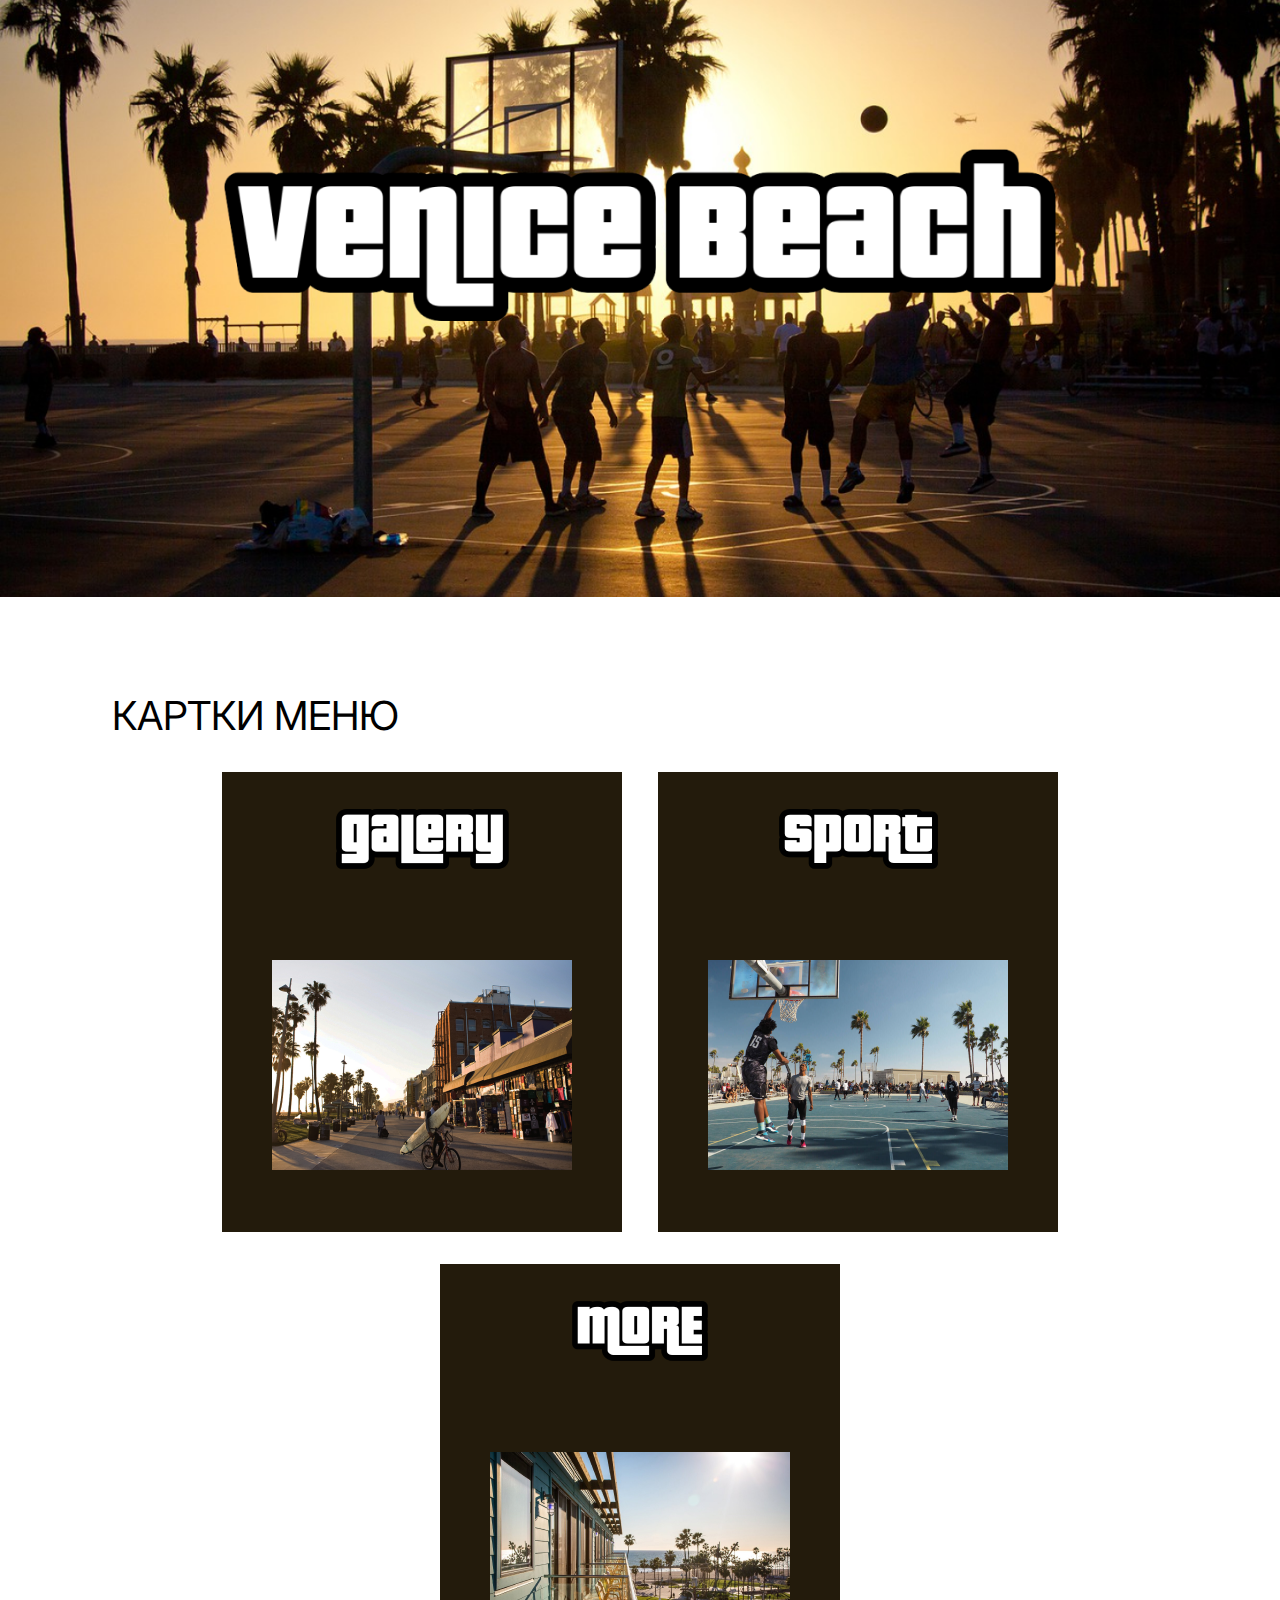
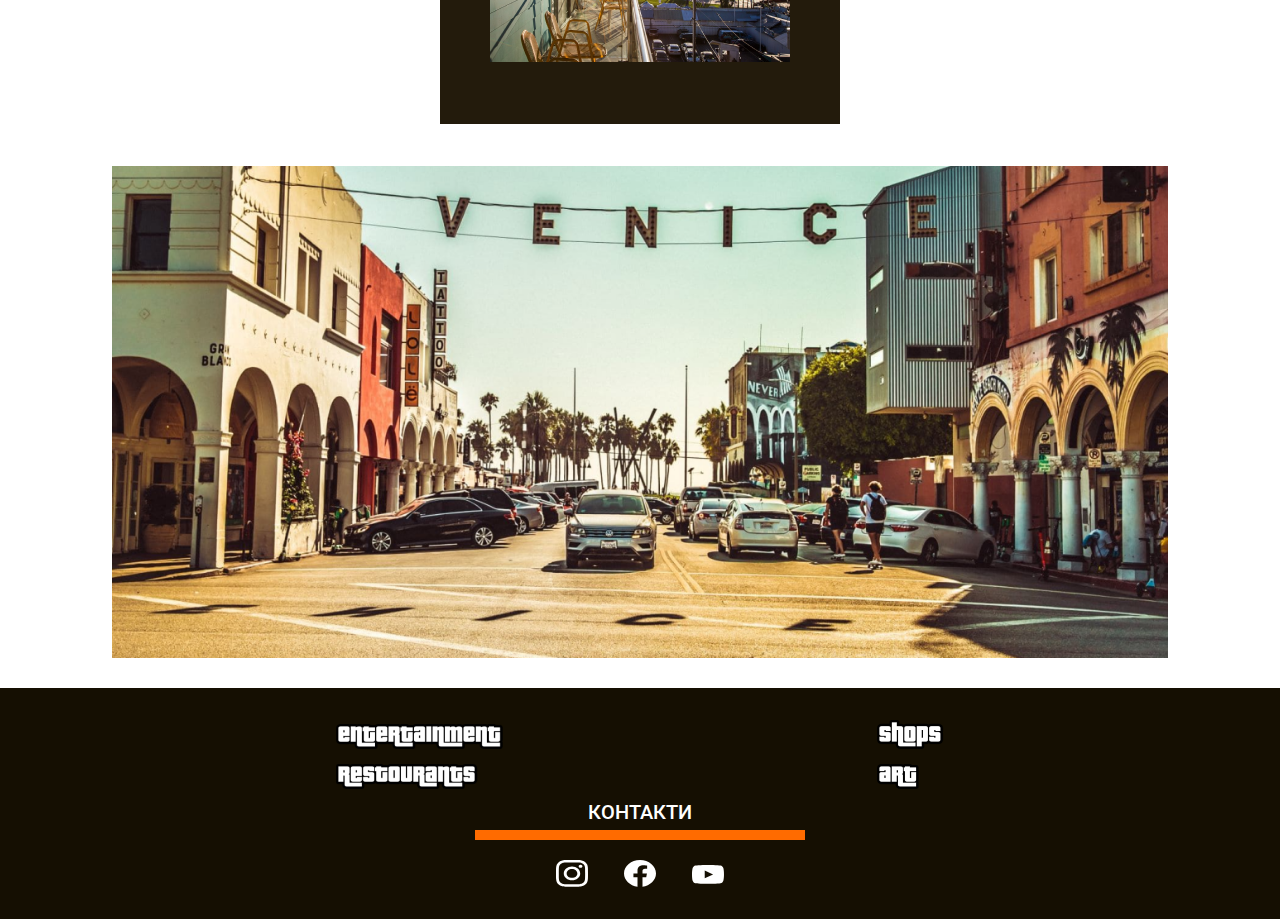
<file: hw4/index.html>
<!DOCTYPE html>
<html lang="en">
<head>
    <meta charset="UTF-8">
    <meta http-equiv="X-UA-Compatible" content="IE=edge">
    <meta name="viewport" content="width=device-width, initial-scale=1.0">
    <title>Venice beach</title>
    <link rel="stylesheet" href="./style/style.css">
    <link href="https://fonts.googleapis.com/css2?family=Inter&family=Roboto:wght@500&display=swap" rel="stylesheet">
</head>
<body>
    <div class="header">
        <div class="header__title">
            <a href=".">
                <img src="./img/headertext.png" alt="Venice beach">
            </a>
        </div>
    </div>
    <div class="container">
        <section class="menu">
            <h1>КАРТКИ МЕНЮ</h1>
            <div class="menu__list">
                    <a class="menu__item" href="#">
                        <div>
                            <img src="./img/galery.png" alt="galery" class="menu__title">
                            <img src="./img/galeryimg.png" alt="galery photo" class="menu__img">
                        </div>
                    </a>
                    <a class="menu__item" href="#">
                        <div>
                            <img src="./img/sport.png" alt="sport" class="menu__title">
                            <img src="./img/sportimg.png" alt="sport photo" class="menu__img">
                        </div>
                    </a>
                    <a class="menu__item" href="#">
                        <div>
                            <img src="./img/more.png" alt="more" class="menu__title">
                            <img src="./img/moreimg.png" alt="more photo" class="menu__img">
                        </div>
                    </a>
                </div>
        </section>
        <section class="container__photo">
            <img src="./img/veniceimg.png" alt="Venice">
        </section>
    </div>
    <footer>
        <div class="footer__menu">
            <div class="footer__menu_col">
                    <a href="#"><img src="./img/entertaiment.png" alt="entertaiment"></a><br>
                    <a href="#"><img src="./img/restourants.png" alt="restourants"></a>
            </div>
            <div class="footer__menu_col">
                    <a href="#"><img src="./img/shops.png" alt="shops"></a><br>
                    <a href="#"><img src="./img/art.png" alt="art"></a>
            </div>
        </div>
        <div class="contacts">
            <div class="contacts__title">
                контакти
            </div>
            <div class="contacts__social">
                <a href="#"><img src="./img/instagram.svg" alt="instagram"></a>
                <a href="#"><img src="./img/facebook.svg" alt="facebook"></a>
                <a href="#"><img src="./img/youtube.svg" alt="youtube"></a>
            </div>
        </div>
    </footer>
</body>
</html>
</file>
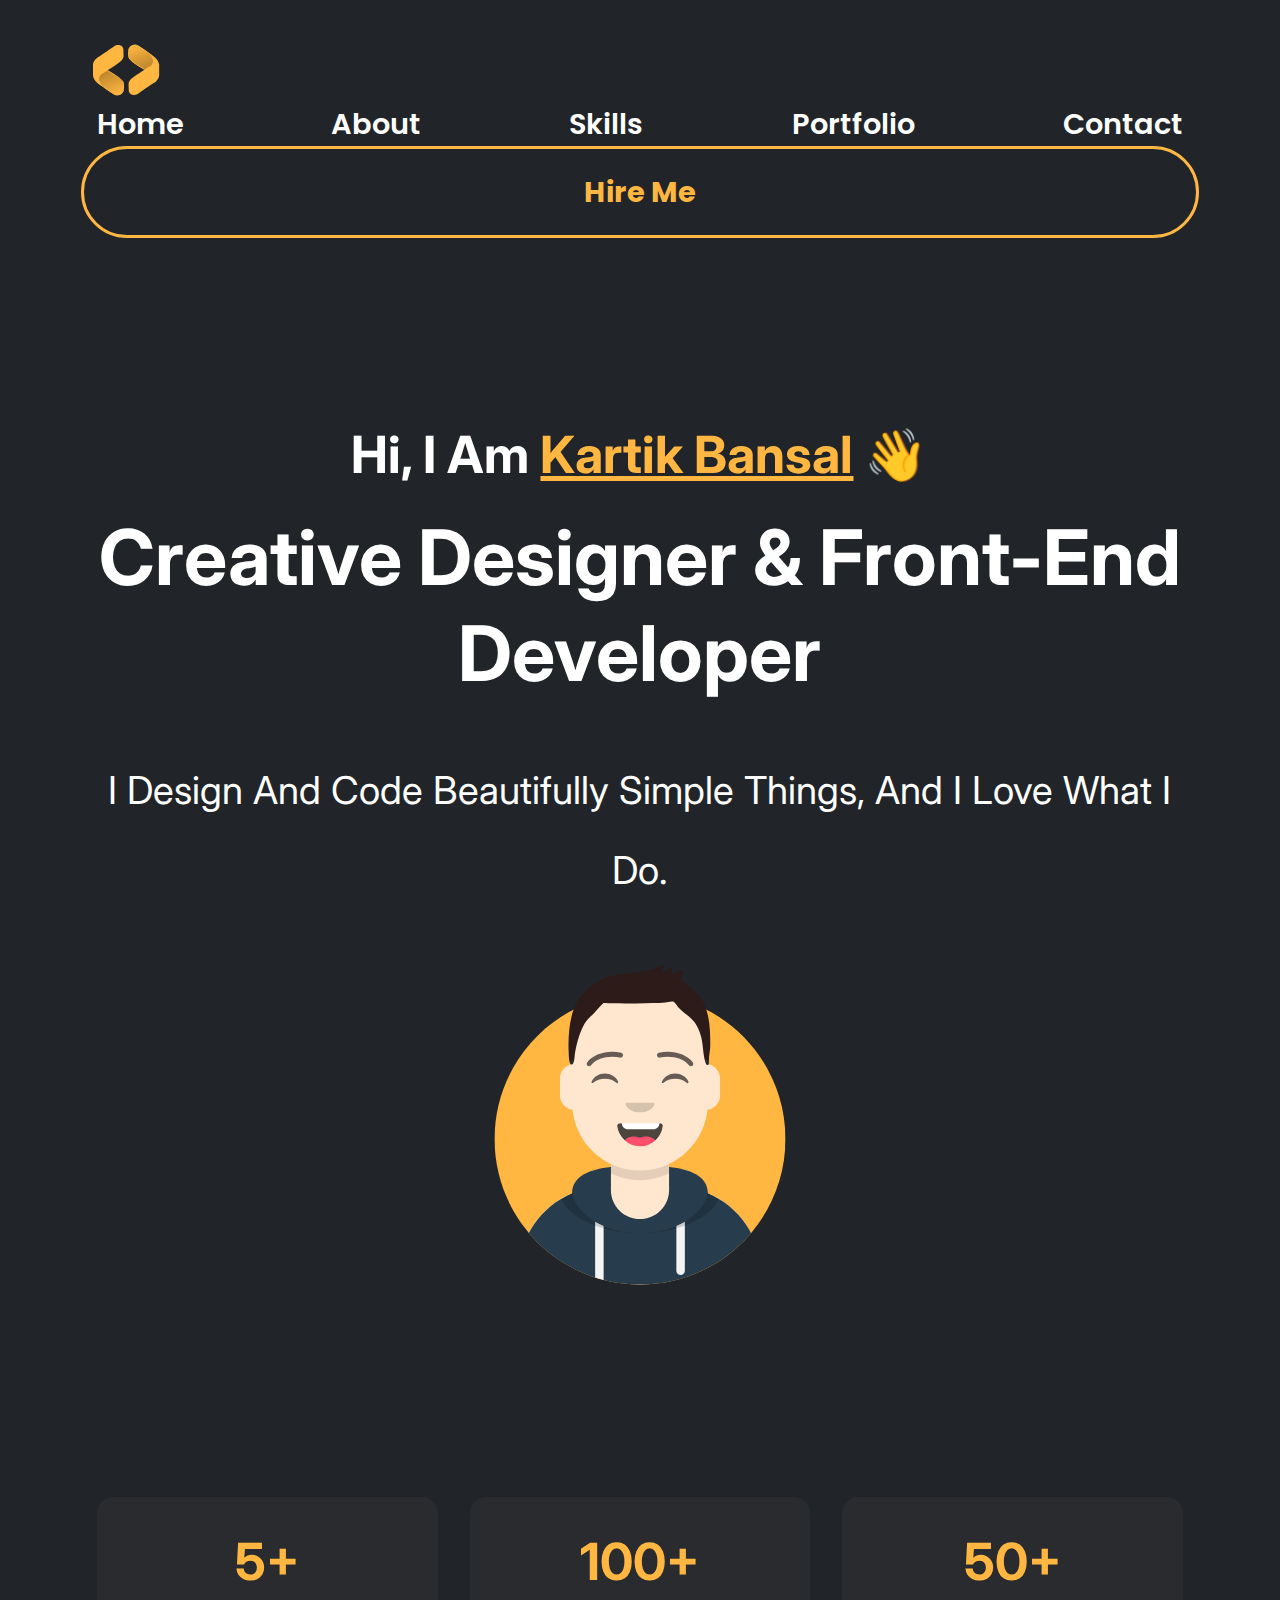
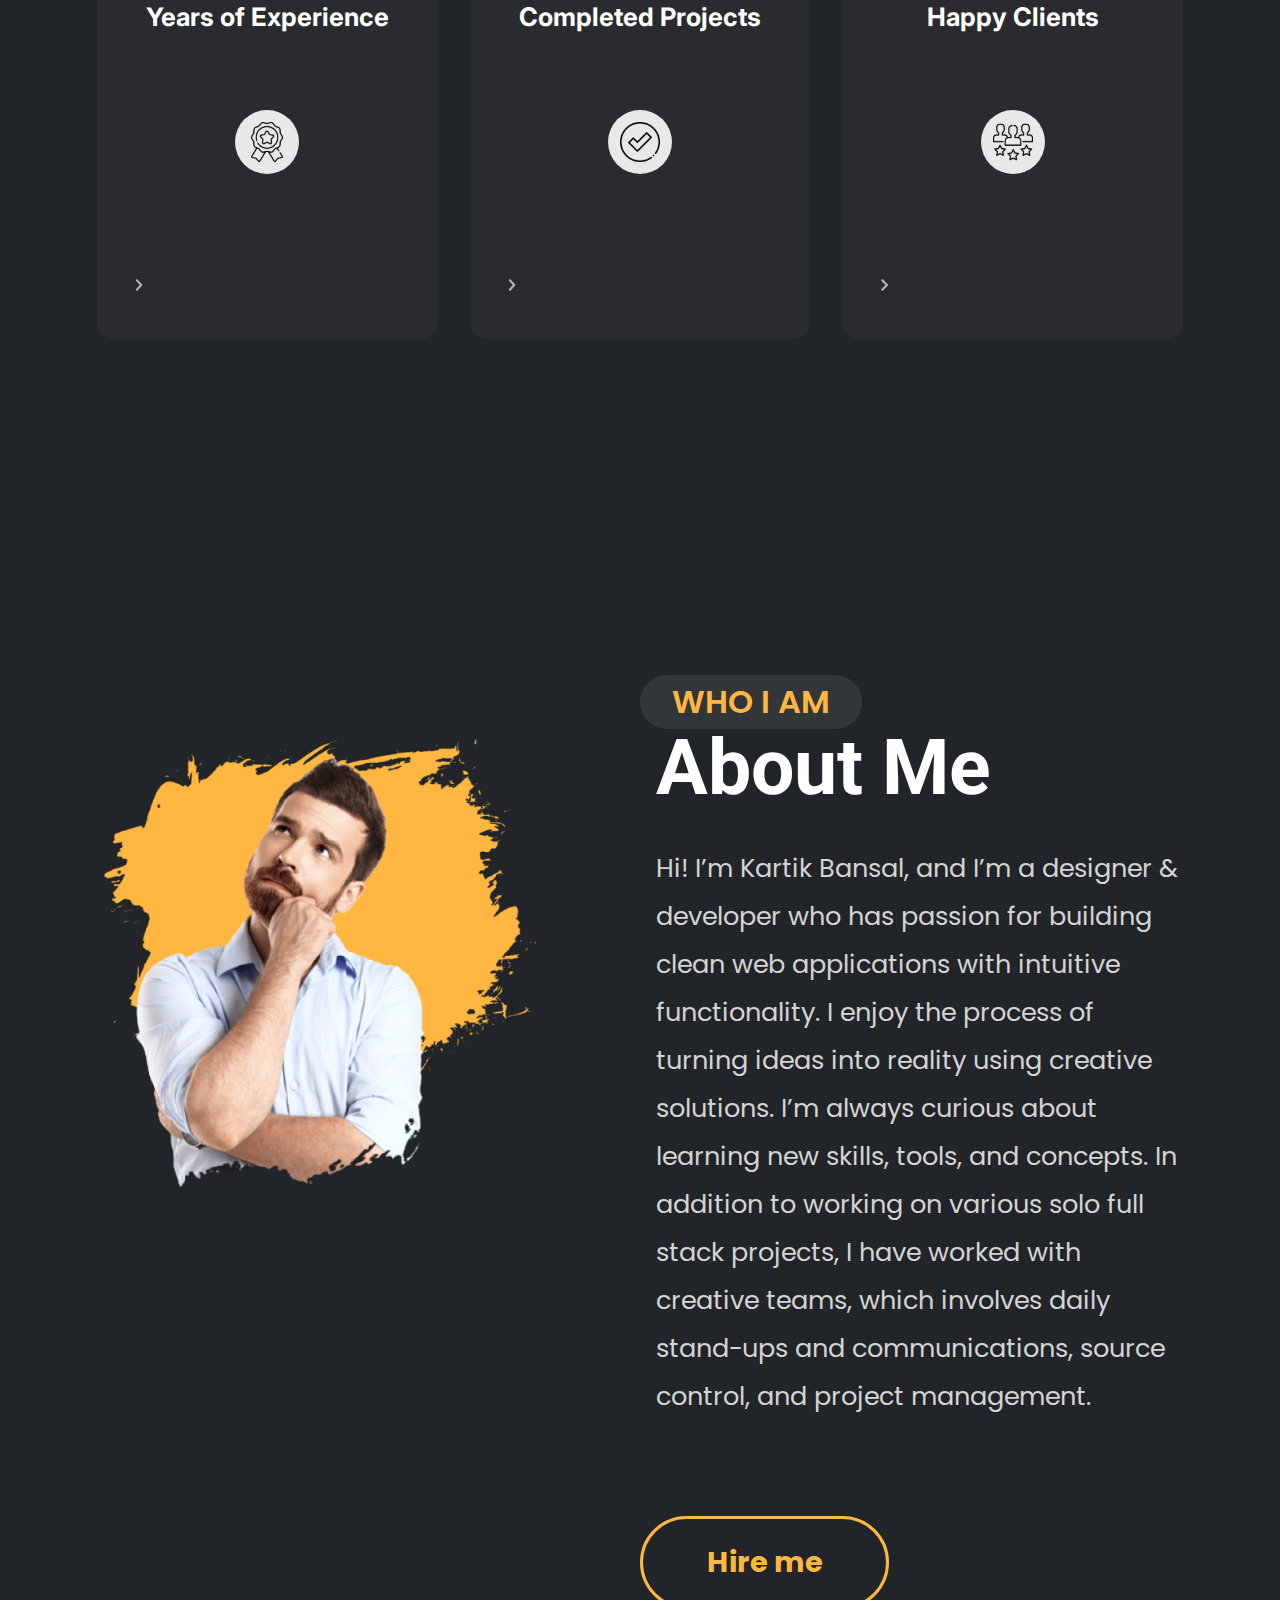
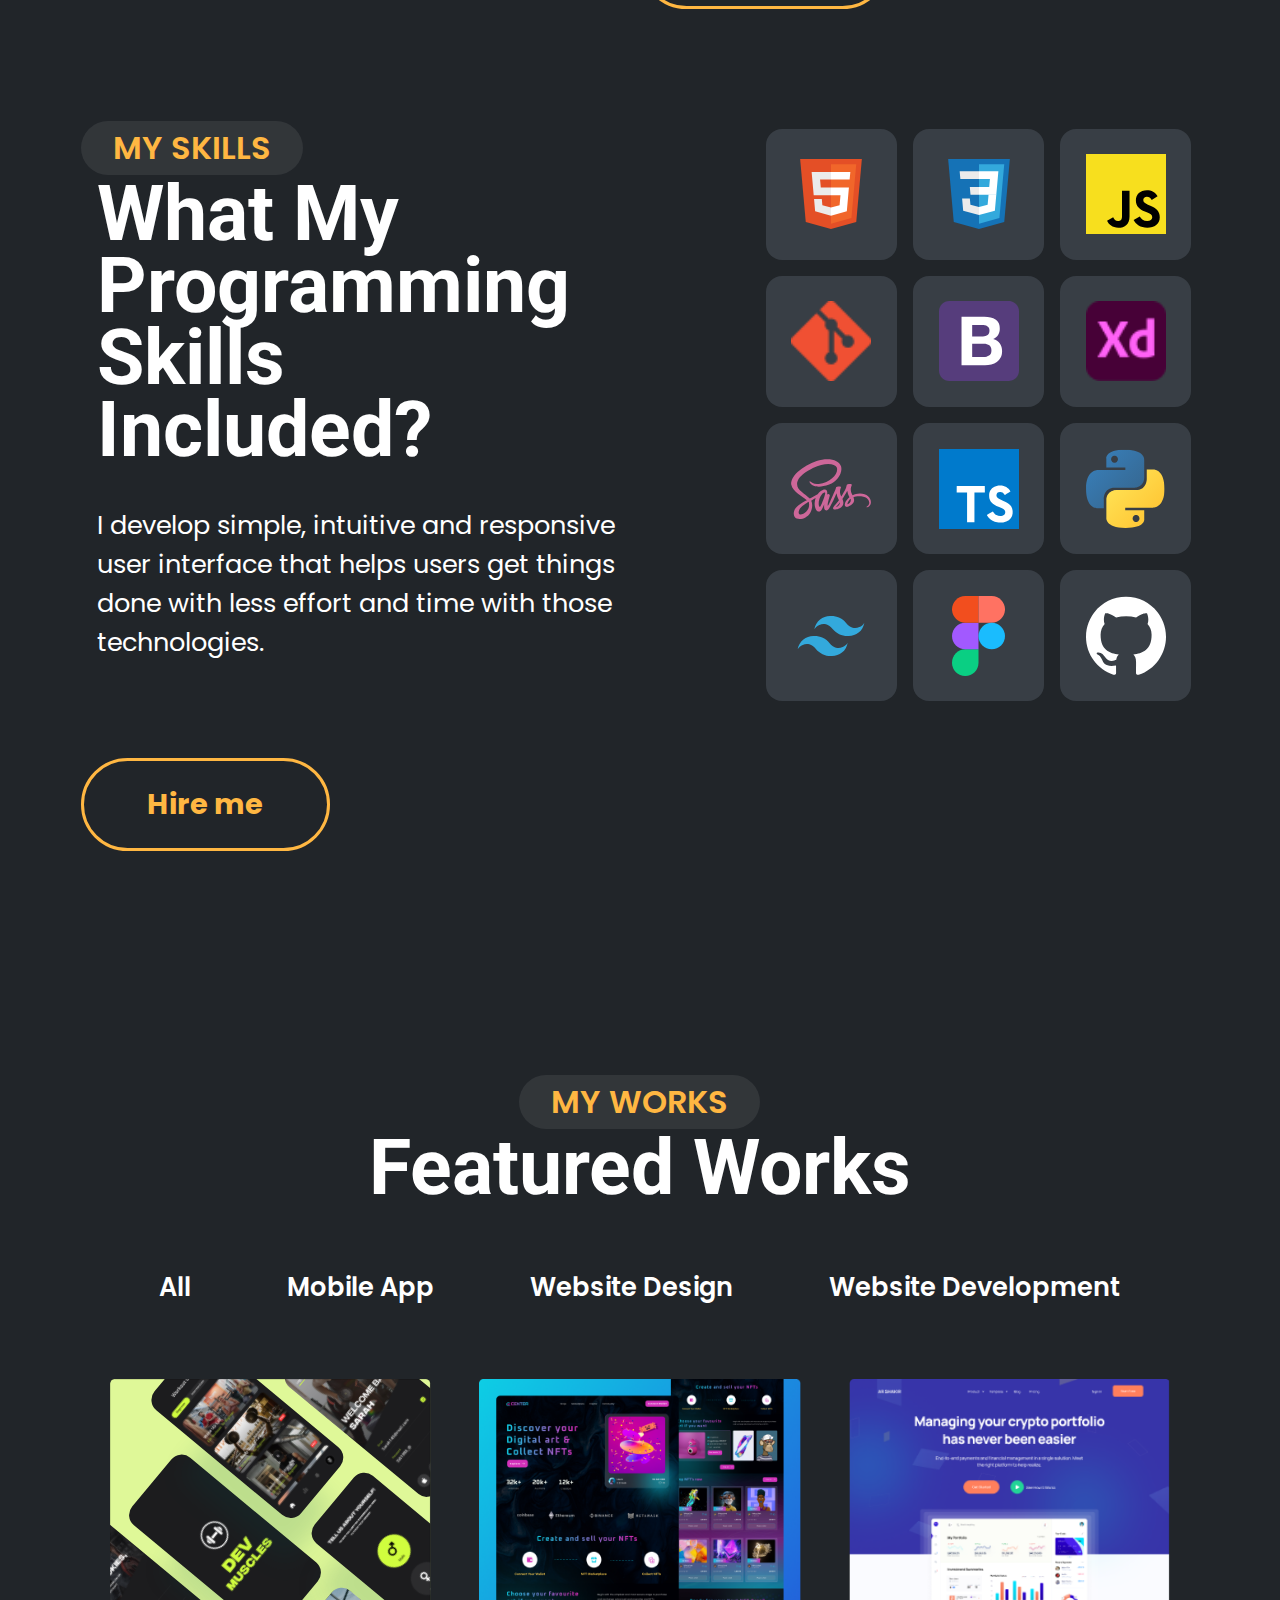
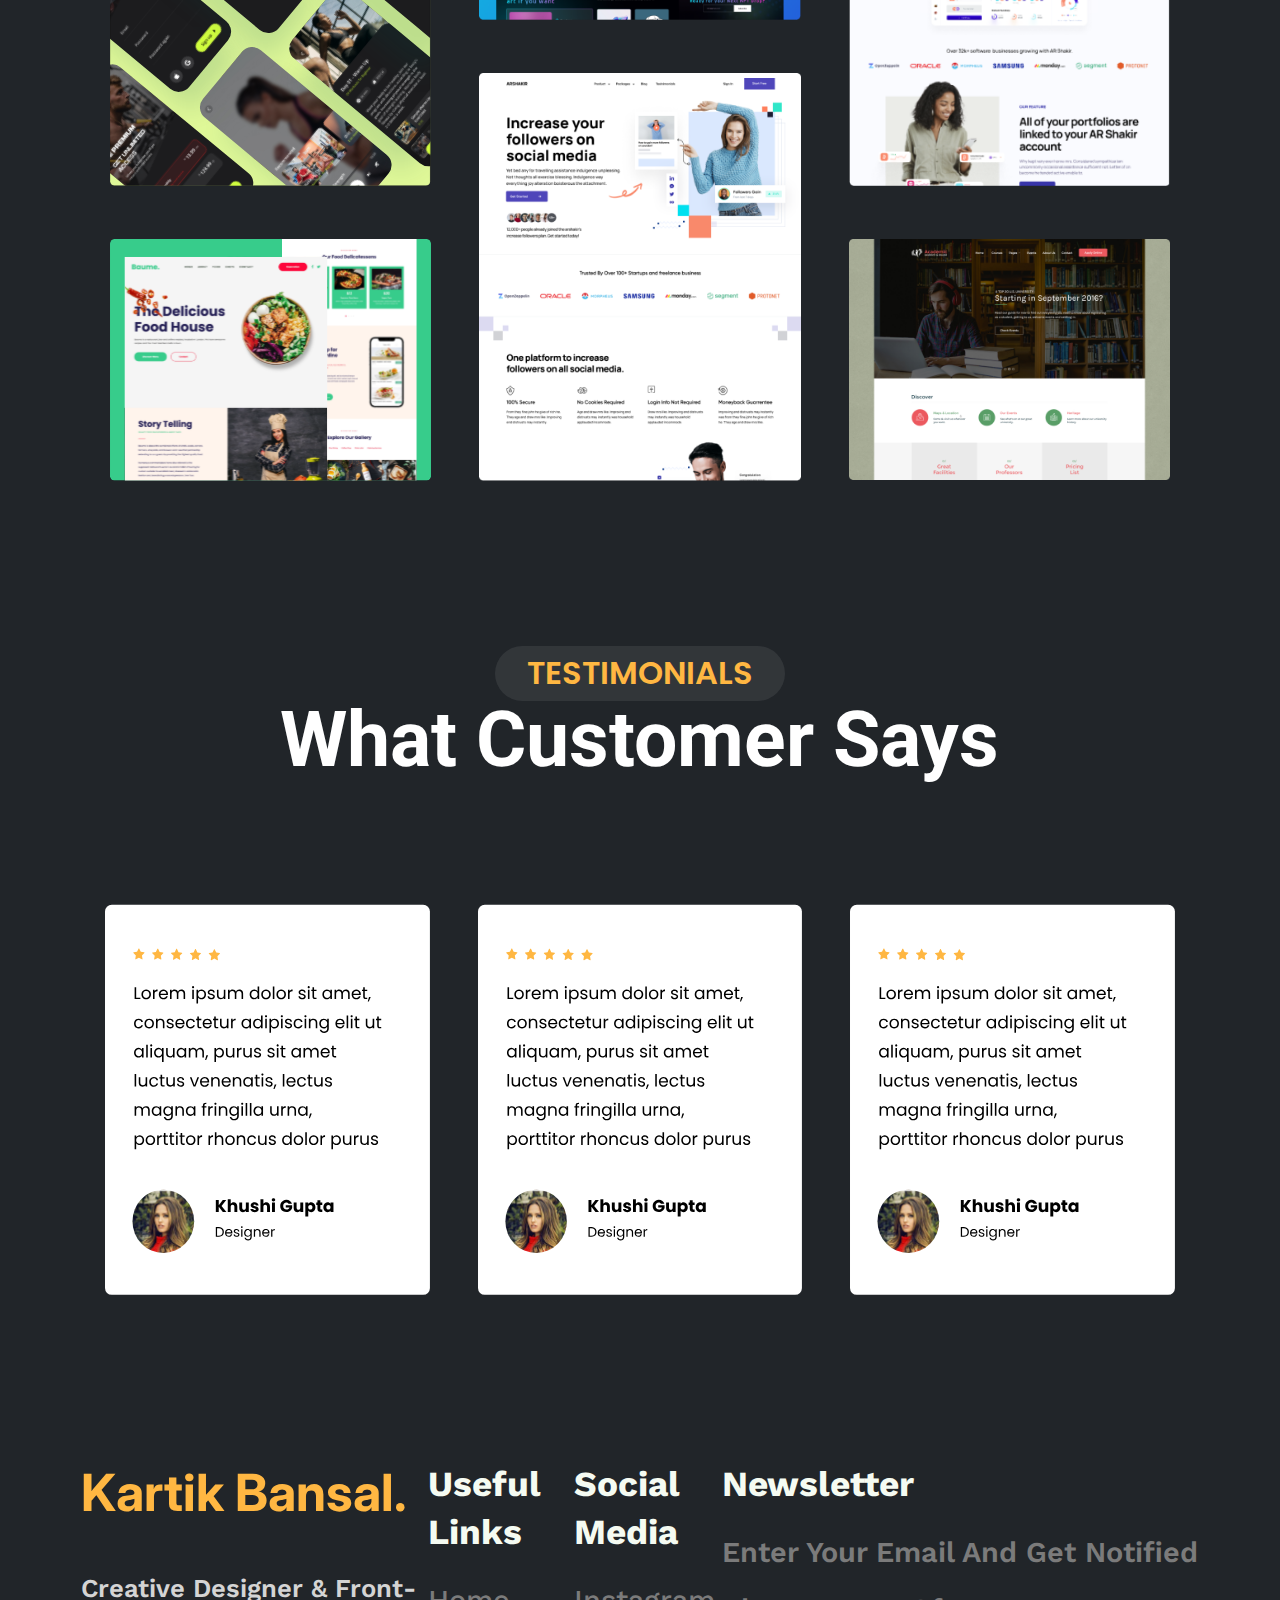
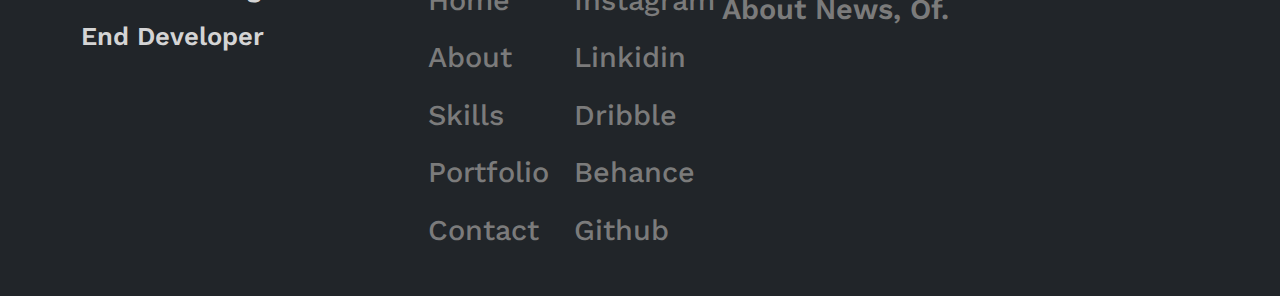
<file: hw6/index.html>
<!DOCTYPE html>
<html lang="en">
<head>
    <meta charset="UTF-8">
    <meta http-equiv="X-UA-Compatible" content="IE=edge">
    <meta name="viewport" content="width=device-width, initial-scale=1.0">
    <title>Creative Designer</title>
    <link rel="stylesheet" href="./css/style.css">
    <link rel="shortcut icon" href="./img/favicon.png" type="image/x-icon">
</head>
<body>
    <div class="container">
    <header>
        <div class="headerMenu">
            <div>
                <a href="#" class="logo"><img src="./img/logo.svg" alt="logo"></a>
            </div>
            <div class="headerMenu__list flex">
                <div class="headerMenu__item"><a href="#">home</a></div>
                <div class="headerMenu__item"><a href="#">about</a></div>
                <div class="headerMenu__item"><a href="#">skills</a></div>
                <div class="headerMenu__item"><a href="#">portfolio</a></div>
                <div class="headerMenu__item"><a href="#">contact</a></div>
            </div>
            <a href="#">
                <div class="hire">Hire me</div>
            </a>
        </div>
    </header>
    <section>
        <div class="presentation">
            <p>Hi, I am <a href="#">Kartik Bansal</a> 👋</p>
            <h1>Creative designer & front-end developer</h1>
            <p>I design and code beautifully simple things, and I love what I do.</p>
            <img src="./img/ava.svg" alt="ava">
        </div>
        <div class="menu flex">
            <div class="menu__item">
                <div>
                    <p>5+</p>
                    <p>Years of Experience</p>
                </div>
                <div class="menu__icon"><img src="./img/icon1.svg" alt="icon1"></div>
                <div class="menu__arrow">      
                    <img src="./img/arrow.svg" alt="arrow">                 
                </div>
            </div>
            <div class="menu__item">
                <div>
                    <p>100+</p>
                    <p>Completed Projects</p>
                </div>
                <div class="menu__icon"><img src="./img/icon2.svg" alt="icon2"></div>
                <div class="menu__arrow">
                    <img src="./img/arrow.svg" alt="arrow">                    
                </div>
            </div>
            <div class="menu__item">
                <div>
                    <p>50+</p>
                    <p>Happy Clients</p>
                </div>
                <div class="menu__icon"><img src="./img/icon3.svg" alt="icon3"></div>
                <div class="menu__arrow">
                    <img src="./img/arrow.svg" alt="arrow">                      
                </div>
            </div>
        </div>
    </section>
    <section>
        <div class="flex top">
            <div class="foto"><img src="./img/foto.png" alt="photo"></div>
            <div class="about">
                <div class="title">who i am</div>
                <h2>about me</h2>
                <p class="grey-text">
                    Hi! I’m Kartik Bansal, and I’m a designer & developer who has passion for building clean web applications with intuitive functionality. I enjoy the process of turning ideas into reality using creative solutions. I’m always curious about learning new skills, tools, and concepts. In addition to working on various solo full stack projects, I have worked with creative teams, which involves daily stand-ups and communications, source control, and project management.
                </p>
                <div class="hire">Hire me</div>
            </div>
        </div>
        <div class="flex top">
            <div class="about">
                <div class="title">my skills</div>
                <h2>What My Programming<br>
                    Skills Included?</h2>
                <p>
                    I develop simple, intuitive and responsive user interface that helps users get things done with less effort and time with those technologies.
                </p>         
                <div class="hire">Hire me</div>  
            </div>
            <div class="skills flex wrap right">
                    <div class="skill">
                        <img src="./img/skill1.svg" alt="skill">
                    </div>
                    <div class="skill">
                        <img src="./img/skill2.svg" alt="skill">
                    </div>
                    <div class="skill">
                        <img src="./img/skill3.svg" alt="skill">
                    </div>
                    <div class="skill">
                        <img src="./img/skill4.png" alt="skill">
                    </div>
                    <div class="skill">
                        <img src="./img/skill5.svg" alt="skill">
                    </div>
                    <div class="skill">
                        <img src="./img/skill6.png" alt="skill">
                    </div>
                    <div class="skill">
                        <img src="./img/skill7.svg" alt="skill">
                    </div>
                    <div class="skill">
                        <img src="./img/skill8.svg" alt="skill">
                    </div>
                    <div class="skill">
                        <img src="./img/skill9.svg" alt="skill">
                    </div>
                    <div class="skill">
                        <img src="./img/skill10.svg" alt="skill">
                    </div>
                    <div class="skill">
                        <img src="./img/skill11.svg" alt="skill">
                    </div>
                    <div class="skill">
                        <img src="./img/skill12.svg" alt="skill">
                    </div>
            </div>
        </div>
    </section>
    <section>
        <div class="center">
            <div class="title">
                my works
            </div>
            <h2 class="center">Featured Works</h2>
            <div class="flex works__menu center">
                <div class="works__item">All</div>
                <div class="works__item">Mobile App</div>
                <div class="works__item">Website Design</div>
                <div class="works__item">Website Development</div>
            </div>
        </div>
        <div class="flex sites center">
            <div>
                <div class="site">
                    <img src="./img/site1.svg" alt="site">
                </div>
                <div class="site">
                    <img src="./img/site2.svg" alt="site">
                </div>
            </div>
            <div>
                <div class="site">
                    <img src="./img/site3.png" alt="site">
                </div>
                <div class="site">
                    <img src="./img/site4.png" alt="site">
                </div>
            </div>
            <div>
                <div class="site">
                    <img src="./img/site5.png" alt="site">
                </div>
                <div class="site">
                    <img src="./img/site6.png" alt="site">
                </div>
            </div>
        </div>
    </section>
    <section>
        <div class="center">
            <div class="title">testimonials</div>
            <h2>What customer says</h2>
        </div>
        <div class="flex comments center">
            <div class="comment">
                <img src="./img/comment.svg" alt="comment">
            </div>
            <div class="comment">
                <img src="./img/comment.svg" alt="comment">
            </div>
            <div class="comment">
                <img src="./img/comment.svg" alt="comment">
            </div>
        </div>
    </section>
    </div>
    <footer>
        <div class="container flex">
            <div class="footer__item">
                <a href="#"><h1>Kartik Bansal.</h1></a>
                <p class="grey-text">
                    Creative designer & front-end developer
                </p>
            </div>
            <div class="footer__item">
                <h2>Useful Links</h2>
                <div class="footer__item"><a href="#">home</a></div>
                <div class="footer__item"><a href="#">about</a></div>
                <div class="footer__item"><a href="#">skills</a></div>
                <div class="footer__item"><a href="#">portfolio</a></div>
                <div class="footer__item"><a href="#">contact</a></div>
            </div>
            <div class="footer__item">
                <h2>social media</h2>
                <div class="footer__item"><a href="#">instagram</a></div>
                <div class="footer__item"><a href="#">linkidin</a></div>
                <div class="footer__item"><a href="#">dribble</a></div>
                <div class="footer__item"><a href="#">behance</a></div>
                <div class="footer__item"><a href="#">github</a></div>
            </div>
            <div class="footer__item">
                <h2>newsletter</h2>
                <a href="#"><p>Enter your email and get notified about news, of.</p></a>
            </div>
        </div>
    </footer>
</body>
</html>
</file>
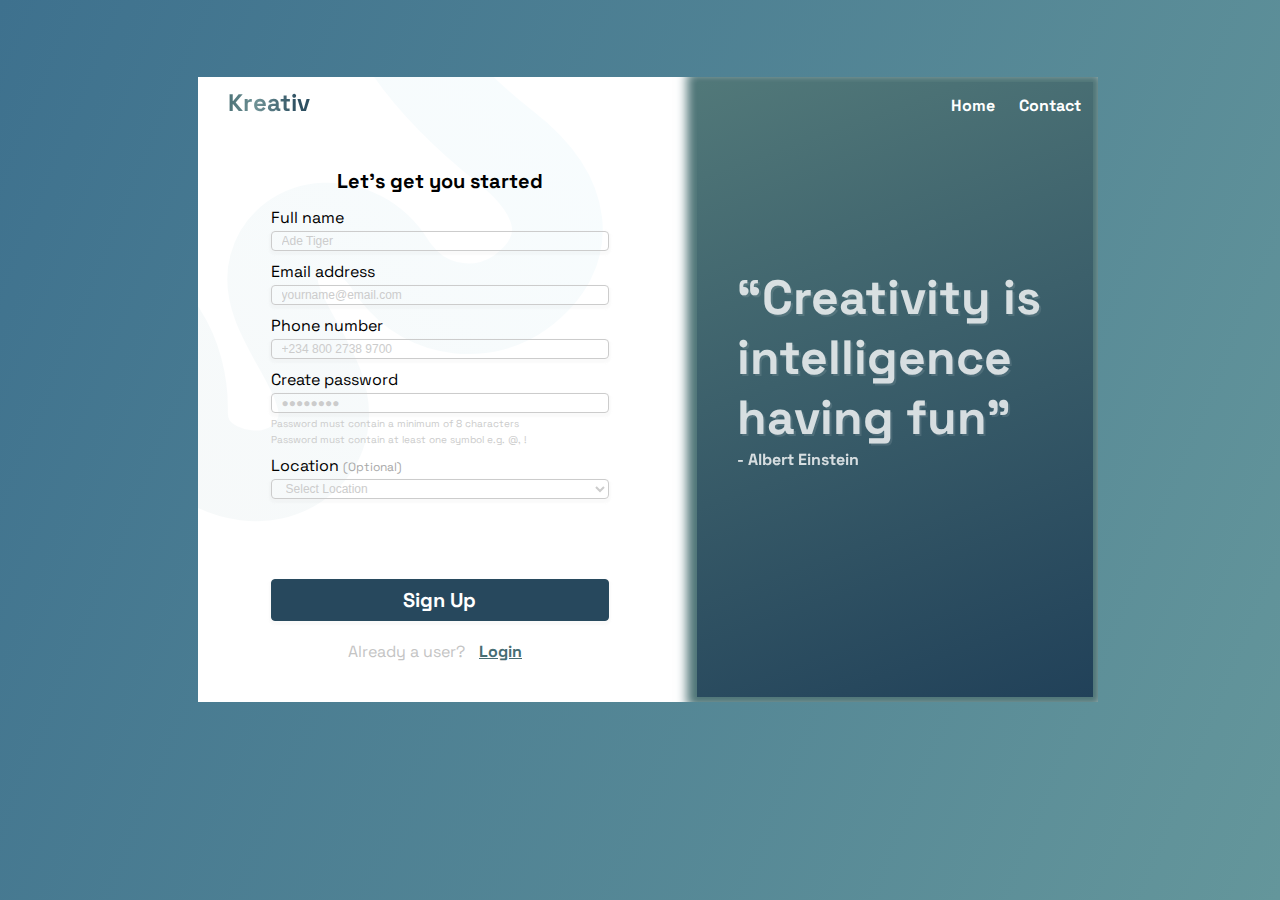
<file: hw7/index.html>
<!DOCTYPE html>
<html lang="en">
<head>
    <meta charset="UTF-8">
    <meta http-equiv="X-UA-Compatible" content="IE=edge">
    <meta name="viewport" content="width=device-width, initial-scale=1.0">
    <title>Creative Form</title>
    <link rel="stylesheet" href="./css/style.css">
    <link rel="shortcut icon" href="./img/pic.png" type="image/x-icon">
</head>
<body>
    <div class="card flex ">
        <div class="main">
            <a href="#">
                <div class="logo">
                    kreativ
                </div>
            </a>
            <div class="form">
                <h1>Let’s get you started</h1>
                <form>
                    <div>
                        <label for="name">Full name</label>
                        <input type="text" id="name" placeholder="Ade Tiger">
                    </div>
                    <p>
                        <label for="email">Email address</label>
                        <input type="email" id="email" placeholder="yourname@email.com">
                    </p>
                    <p>
                        <label for="tel">Phone number</label>
                        <input type="tel" id="tel" placeholder="+234 800 2738 9700">
                    </p>
                    <p>
                        <label for="password">Create password</label>
                        <input type="password" id="password" placeholder="&#9679;&#9679;&#9679;&#9679;&#9679;&#9679;&#9679;&#9679;">
                        <label for="password" class="prompt">Password must contain a minimum of 8 characters</label>
                        <label for="password" class="prompt">Password must contain at least one symbol e.g. @, !</label>
                    </p>
                    <p>
                        <label for="location">Location <span class="grey">(Optional)</span></label>
                        <select id="location" required>
                            <option value="" disabled selected hidden>Select Location</option>
                            <option value="kyiv">Kyiv</option>
                            <option value="vinnicka">Vinnicka</option>
                            <option value="volinska">Volinska</option>
                            <option value="cherkaska">Cherkaska</option>
                            <option value="chernivetska">Chernivetska</option>
                            <option value="chernigovska">Chernigovska</option>
                            <option value="cremea">Cremea</option>
                            <option value="dnipropetrovska">Dnipropetrovska</option>
                            <option value="donetska">Donetska</option>
                            <option value="harkivska">Harkivska</option>
                            <option value="hersonska">Hersonksa</option>
                            <option value="hmelnitska">Hmelnitska</option>
                            <option value="ivano-frankivska">Ivano-Frankivska</option>
                            <option value="kirovogradska">Kirovogradska</option>
                            <option value="kyivska">Kyivska</option>
                            <option value="luganska">Luganska</option>
                            <option value="lvivska">Lvivska</option>
                            <option value="mykolaivska">Mykolaivska</option>
                            <option value="odeska">Odeska</option>
                            <option value="poltavska">Poltavska</option>
                            <option value="rivnenska">Rivnenska</option>
                            <option value="sumska">Sumska</option>
                            <option value="ternopilska">Ternopilska</option>
                            <option value="zhitomirska">Zhitomirska</option>
                            <option value="zakarpatska">Zakarpatska</option>
                            <option value="zaporizka">Zaporizka</option>
                            <option value="sevastopol">Sevastopol</option>

                        </select>
                    </p>
                    <button>Sign Up</button>
                    <div class="login">
                        Already a user?
                        <a href="#">Login</a>
                    </div>

                </form>
            </div>
        </div>
        <div class="quote">
            <div class="menu flex">
                <a href="#"><div>home</div></a>
                <a href="#"><div>contact</div></a>
            </div>
            <div class="quote__main">
                <div class="quote__text">“Creativity is intelligence having fun”</div>
                <div class="quote__author">- Albert Einstein</div>
            </div>
        </div>
    </div>
</body>
</html>
</file>
<file: style.css>
:root{
    /* --color:#191862; */
    --color: black;
    font-size:10px;
}

body{
    margin:0;
    background: rgba(53,35,129,.2);
    background: linear-gradient(90deg, rgba(53,35,129,1) 0%, rgba(219,125,191,0.9430365896358543) 35%, rgba(0,157,255,0.49205619747899154) 100%);
    font-family: 'Courier New', Courier, monospace;
    text-align: center;
    display: flex;
    flex-direction: column;
    justify-content:space-between;
    min-height: 100vh;
}


h1{
    margin: 4vh auto;
    font-size: 5rem;
    transition: font-size 1s;
    opacity: 70%;
}

a{
    color: var(--color);
    text-decoration: none;
}

img{
    width:100%;
}

.pic{
    height: 10vh;
    transition: height 1s;
    margin: 4vh;
}

.pic img{
    height:100%;
    width: auto;
}

.pic:hover{
    height:12vh;
}

h1:hover{
    font-size:6em;
}

.container{
    width:80%;
    margin: 3% auto;
}

.gallery__row{
    display:flex;
    justify-content: space-between;
    align-items:flex-end;
}

.gallery__subrow{
    display: flex;
    justify-content: space-around;
    align-items: flex-end;
}

.gallery__item, .gallery__item_horizontal{
    width: 48%;
    overflow: hidden;
    margin: 2%;
    transition: all 1s;
}

.gallery__item_horizontal{
    width:48%;
}

.gallery__item:hover,.gallery__item_horizontal:hover{
    width: 55%;
}

footer{
    background-color: var(--color);
    padding:10px;
    transition: all 1s;
    opacity: 70%;
    font-size:1rem;
}

footer a{
    color: white;
}

.bold{
    font-size:3rem;
}

footer:hover{
    padding: 12px;
    font-size: 3rem;
}

@media screen and (max-width:750px){
    :root{
        font-size: 8px;
    }
    .gallery__row{
        display: block;
    }
    .gallery__item_horizontal{
        width:95%;
    }
    .gallery__item_horizontal:hover{
        width:100%;
    }
    footer:hover{
        padding: 12px;
        font-size: 1.5rem;
    }
}
</file>
<file: FL_before/css/null.css>
/*Обнуление*/
*{
	padding: 0;
	margin: 0;
	border: 0;
}
*,*:before,*:after{
	-moz-box-sizing: border-box;
	-webkit-box-sizing: border-box;
	box-sizing: border-box;
}
:focus,:active{outline: none;}
a:focus,a:active{outline: none;}

nav,footer,header,aside{display: block;}

html,body{
	height: 100%;
	width: 100%;
	font-size: 100%;
	line-height: 1;
	font-size: 14px;
	-ms-text-size-adjust: 100%;
	-moz-text-size-adjust: 100%;
	-webkit-text-size-adjust: 100%;
}
input,button,textarea{font-family:inherit;}

input::-ms-clear{display: none;}
button{cursor: pointer;}
button::-moz-focus-inner {padding:0;border:0;}
a, a:visited{text-decoration: none;}
a:hover{text-decoration: none;}
ul li{list-style: none;}
img{vertical-align: top;}

h1,h2,h3,h4,h5,h6{font-size:inherit;font-weight: 400;}
/*--------------------*/

.bigred{
	font-size: 20px;
	color: red;
}
</file>
<file: FL_before/css/style.css>
body{
    padding:5px;
    font-family: sans-serif;
}

ul,p{
    margin: 40px 5px;
}

li{
    margin:10px;
}

li:before{
    content:'';
    width: 10px;
    height: 10px;
    display: inline-block;
    background-image: url("../img/check.png");
    background-size: cover;
    margin-right: 5px;
}

ul:first-of-type > li:first-child{
    text-decoration: line-through;
}

ul:first-of-type > li:nth-child(2){
    font-weight: bold;
}

ul:first-of-type > li:nth-child(3){
    font-style: italic;
}

ul:last-of-type > li:nth-child(2){
    color: red;
}

.bigLetters{
    text-transform: uppercase;
}

.container{
    max-width: 700px;
    margin: 0 auto;
}

.button{
    background-color: #80b7b3;
    border-radius: 20px;
    display: inline-block;
    padding: 10px 40px;
    text-transform: uppercase;
    color: white;
    margin: 10px;
}

.button::after{
    content: "→";
    padding-left: 5px;
}

p:first-of-type:first-line, p:last-of-type::first-letter{
    color: red;
}

.dushBorder {
    box-shadow: 0 0 0 1px blue;
    outline: dashed 1px yellow;
  }
</file>
<file: grid/css/style.css>
@import url('https://fonts.googleapis.com/css2?family=Work+Sans:wght@400;600;700&display=swap');

:root{
    font-size: 10px;
    font-family: 'Work Sans';
    --border: .7rem;
}

h1{
    font-weight: 700;
    font-size: 2.4rem;
    line-height: 2.8rem;
    text-align: center;
    margin: 0 auto .7rem;
}

h2{
    font-weight: 700;
    font-size: 1.4rem;
    line-height: 1.6rem;
    margin: 0 auto .7rem;
}

p{
    margin:0;
}

ul{
    margin: 0;
    padding-left: 2rem;
}

.bold{
    font-weight: 700;
}

.grid{
    display:grid;
    grid-template-columns: 2.75fr 2fr 2fr;
    padding: 2.7rem 3.8rem;
    gap:2.2rem;
    background-color: #FFB084;
    border-radius: 2rem;
    max-width: 75.5rem;
    box-sizing: border-box;
    margin: 10% auto;
}


.grid > div{
    border-radius: 2rem;
    background-color: white;
    padding: 1.5rem 2.5rem;
    font-size: 1.4rem;
    line-height: 1.6rem;
    font-weight: 400;
    box-shadow: var(--border) var(--border) black;
}

.profile{
    grid-row: 1/5;
    font-size: 1.2rem !important;
    line-height: 1.4rem !important;
    padding: 1.5rem !important;
}

.ava{
    text-align: center;
    padding: 1rem;
}

.ava img{
    height: 10rem;
}

.profile span{
    font-weight: 600;
}

.profile p{
    display: inline-block;
    margin: .7rem 1rem;
}

.quote{
    grid-row:5;
}

.bio{
    grid-column: 2/4;
}

.goals{
    box-shadow: var(--border) var(--border) #29A71E !important;
}

.goals > h2{
    color: #29A71E;
}

.frustrations{
    grid-row: 2/4;
    grid-column: 3;
    box-shadow: var(--border) var(--border) #E13535 !important;
}

.frustrations > h2{ 
    color: #E13535;
}

.dream-companies{
    grid-row: 3/6;
    box-shadow: var(--border) var(--border) #3675B0 !important;
}

.dream-companies > h2{
    color: #3675B0;
}

.personality{
    grid-row: 4/6;
}

@media screen and (min-width:1600px){
    :root{
        font-size: 23px;
    }
}

@media screen and (min-width:1400px) and (max-width:1599px){
    :root{
        font-size: 17px;
    }
}

@media screen and (min-width:1000px) and (max-width: 1799px) {
    :root{
        font-size: 13px;
    }
}

@media screen and (max-width: 567px) {

    .grid{
        grid-template-columns: 100%;
    }

    .grid > div{
        grid-column: 1;
        grid-row: auto;
    }
}

@media screen and (max-width: 280px) {

    :root{
        font-size: 6.5px;
    }

    .ava img{
        max-width: 100%;
        height: auto;
    }
}
</file>
<file: hotel/css/style.css>
@import url("https://fonts.googleapis.com/css2?family=Average+Sans&family=Merriweather:wght@300&family=Open+Sans:wght@300;400;600&family=Work+Sans:wght@500&display=swap");
/*normalazing*/
* {
  padding: 0;
  margin: 0;
  border: 0;
}

*, *:before, *:after {
  box-sizing: border-box;
}

:focus, :active {
  outline: none;
}

a:focus, a:active {
  outline: none;
}

nav, footer, header, aside {
  display: block;
}

html, body {
  height: 100%;
  width: 100%;
  font-size: 100%;
  line-height: 1;
  font-size: 14px;
  -ms-text-size-adjust: 100%;
  -moz-text-size-adjust: 100%;
  -webkit-text-size-adjust: 100%;
}

input, button, textarea {
  font-family: inherit;
}

input::-ms-clear {
  display: none;
}

button {
  cursor: pointer;
}

button::-moz-focus-inner {
  padding: 0;
  border: 0;
}

a, a:visited {
  text-decoration: none;
}

a:hover {
  text-decoration: none;
}

ul li {
  list-style: none;
}

img {
  vertical-align: top;
}

h1, h2, h3, h4, h5, h6 {
  font-size: inherit;
  font-weight: 400;
}

/*--------------------*/
:root {
  font-family: "Open Sans";
  font-size: 10px;
  font-weight: 400;
}

::-moz-placeholder {
  color: #a1a1a1;
}

:-ms-input-placeholder {
  color: #a1a1a1;
}

::placeholder {
  color: #a1a1a1;
}

.wrapper {
  display: flex;
  flex-direction: column;
  min-height: 100%;
  overflow: hidden;
}

.container {
  max-width: 1110px;
  margin: 0 auto;
}

.nav {
  padding: 1rem 0;
  display: flex;
  justify-content: space-between;
  align-items: flex-end;
  color: #353637;
  font-family: "Average Sans";
  font-weight: 600;
  font-size: 1.8rem;
}
.nav__menu {
  width: 45.6756756757%;
  height: 100%;
  display: flex;
  text-transform: capitalize;
  justify-content: space-between;
}
.nav__menu a {
  color: #353637;
  display: inline-block;
  padding: 1rem;
  white-space: nowrap;
  border-bottom: 1.5px solid rgba(0, 0, 0, 0);
}
.nav__menu a:hover {
  color: #597193;
  border-bottom-color: #597193;
}

.logo {
  display: flex;
  align-items: baseline;
}
.logo p {
  display: inline;
  text-transform: uppercase;
  color: #597193;
  font-weight: 600;
  font-size: 2.6rem;
  margin-left: 0.8rem;
}

.btn {
  text-transform: capitalize;
  font-family: "Open Sans";
  font-size: 1.6rem;
  color: #fff;
  background-color: #597193;
  border-radius: 0.5rem;
  height: 4rem;
  box-shadow: 0 0.4rem 0.4rem rgba(0, 0, 0, 0.2509803922);
  padding: 0.5rem 2rem;
  white-space: nowrap;
}

.play-btn {
  cursor: pointer;
  display: block;
  height: 4rem;
  background: url("../img/pic/play.svg") -1.2rem -0.8rem no-repeat;
  padding: 1.3rem 1rem 1.3rem 5rem;
  font-size: 1.6rem;
  font-family: "Open Sans";
  line-height: 1.6rem;
  color: #353637;
  white-space: nowrap;
}

.title {
  font-size: 4.5rem;
  line-height: 5.5rem;
  padding-bottom: 1.6rem;
}

.header {
  background-color: #EAEFF6;
}
.header__body {
  display: flex;
}
.header__info {
  width: 40.7207207207%;
  margin: 14.6rem 0 0 0;
  padding: 3rem 0;
}
.header__quote {
  font-weight: 600;
  color: #3D4550;
}
.header__text {
  font-family: "Average Sans";
  font-size: 1.8rem;
  line-height: 2.8rem;
  color: #939393;
  margin-bottom: 3.6rem;
}
.header__bg {
  display: flex;
  align-items: flex-end;
  margin: 13rem -10.3rem 0 0;
  position: relative;
}
.header__stat {
  background-color: #fff;
  padding: 1.5rem;
  border-radius: 1rem;
  z-index: 2;
}
.header__stat:first-of-type {
  margin-bottom: 7.1rem;
}
.header__stat:nth-of-type(3) {
  margin: 4.7rem 0 0 1.8rem;
  align-self: flex-start;
}
.header__img {
  margin: 0 2.1rem;
  z-index: 2;
}
.header__circle {
  position: absolute;
}
.header__circle_dark, .header__stat {
  transition: transform 1s ease-in;
}
.header__circle_dark:hover, .header__stat:hover {
  transform: scale(1.1);
}
.header__circle_giant {
  left: 10.3rem;
  top: -4.1rem;
  width: 54rem;
  height: 54rem;
  background-color: #F6FCFA;
  border-radius: 27rem;
}
.header__circle_big {
  width: 4.1rem;
  height: 4.1rem;
  border-radius: 2rem;
  background-color: #C9D6E9;
  right: 4.6rem;
  top: -4.1rem;
}
.header__circle_middle {
  width: 2.7rem;
  height: 2.7rem;
  border-radius: 1.4rem;
  background-color: #C9D6E9;
  right: 2.9rem;
  bottom: 8.3rem;
}
.header__circle_small {
  width: 2.1rem;
  height: 2.1rem;
  border-radius: 1rem;
  background-color: #C9D6E9;
  left: 7.3rem;
  top: 5.5rem;
}

.info__btns {
  display: flex;
  flex-wrap: wrap;
  margin: -1rem 0 0 -2.5rem;
}
.info__btn {
  margin: 1rem 2.5rem;
}
.info__video-btn {
  display: block;
}

.main {
  flex: 1 1 auto;
}

.footer {
  margin-top: 7.7rem;
  background-color: #B1BED0;
}
.footer__row {
  display: flex;
  justify-content: space-between;
  align-items: center;
}
.footer__copyright {
  display: block;
  font-family: "Work Sans";
  font-size: 1.8rem;
  color: rgba(0, 0, 0, 0.42);
  padding: 2.2rem 0;
}
.footer__nav {
  display: flex;
}
.footer__nav li {
  margin-left: 1rem;
}
.footer__item {
  display: block;
  padding: 2.2rem 0;
  color: rgba(0, 0, 0, 0.42);
}
.footer__item:hover {
  color: #597193;
  text-decoration: underline;
}

.sec-header {
  text-align: center;
  padding: 12.1rem 0 2.8rem;
}
.sec-header__title {
  color: #353637;
  text-transform: capitalize;
}
.sec-header__subtitle {
  font-family: "Average Sans";
  font-size: 1.6rem;
  line-height: 2.4rem;
  letter-spacing: 0.4rem;
  margin-bottom: 1.9rem;
  color: #597193;
  text-transform: uppercase;
}
.sec-header__quoter {
  color: #959595;
  width: 45rem;
  margin: 0 auto 2.8rem;
  font-size: 1.8rem;
  line-height: 2.8rem;
}
.sec-header_left {
  text-align: left;
}

.check-in {
  display: flex;
  border-radius: 0.8rem 0 0.8rem 0.8rem;
  overflow: hidden;
}
.check-in__img {
  background-color: #B1BED0;
  padding-top: 9rem;
  flex: 0 1 auto;
  display: flex;
  align-items: flex-end;
}
.check-in__img img {
  width: 100%;
}
.check-in__form {
  background-color: #F6FCFA;
  background-image: url(../img/form_img.png);
  background-position: top right -1px;
  background-repeat: no-repeat;
  background-size: 7.4rem;
  flex: 1 0 47rem;
  align-self: stretch;
  display: flex;
  flex-direction: column;
  justify-content: space-between;
}
.check-in__form label {
  text-transform: uppercase;
  line-height: 3.5rem;
  font-size: 1.4rem;
  display: block;
  color: #222426;
}
.check-in__form input, .check-in__form select {
  width: 100%;
  height: 5rem;
  display: block;
  font-size: 1.6rem;
  padding: 1rem;
  margin-bottom: 2rem;
  color: #636461;
  border: 1px solid #ABABAB;
  background: none;
  border-radius: 2px;
}
.check-in__form select {
  text-transform: capitalize;
}
.check-in__form input:last-child {
  text-transform: uppercase;
  margin: 3.2rem 0 0 0;
  color: #222426;
  font-size: 1.4rem;
  border-color: #596B86;
  transition: background-color 1s ease;
}
.check-in__form input:last-child:hover {
  background-color: #B1BED0;
}
.check-in__container {
  margin: 7rem 6.8rem;
}

input[type=date] {
  background-image: url("../img/pic/calendar.png");
  background-position: right 1rem center;
  background-repeat: no-repeat;
}

input[type=date]::-webkit-calendar-picker-indicator {
  opacity: 0;
}

select {
  background-image: url("../img/pic/arrow.png");
  background-position: right;
  -webkit-appearance: none;
     -moz-appearance: none;
          appearance: none;
}

.gallery {
  display: flex;
  justify-content: space-between;
  margin: 0 -1.5rem;
}
.gallery__dot {
  background-color: #597193;
  width: 1.6rem;
  height: 1rem;
  border-radius: 0.5rem;
}
.gallery__column {
  margin: 0 1.5rem;
  width: 30%;
  min-width: 22rem;
  display: flex;
  flex: 1 1 auto;
  flex-direction: column;
  border-radius: 0.5rem 0.5rem 0 0;
  overflow: hidden;
}
.gallery__column img {
  width: 100%;
}
.gallery__description {
  padding: 1.4rem 2.2rem;
  border: 1px solid #596B86;
  color: #585858;
  font-size: 1.8rem;
  line-height: 4.5rem;
  text-transform: capitalize;
  flex: 1 1 auto;
}
.gallery__title {
  color: #131313;
  font-size: 2.4rem;
  line-height: 3rem;
}
.gallery__text {
  font-size: 1.5rem;
  line-height: 2.5rem;
  color: #9B9B9B;
  letter-spacing: 0.1rem;
  margin: 0.5rem 0;
  text-transform: none;
}
.gallery__icons {
  display: flex;
  flex-wrap: wrap;
}
.gallery__point {
  margin: 1rem 1.7rem 0.5rem 0;
  color: #727272;
  font-size: 1.2rem;
  line-height: 1.7rem;
  font-weight: 300;
  white-space: nowrap;
}
.gallery__point_big {
  font-size: 1.5rem;
  line-height: 2.5rem;
  color: #797979;
  margin: 0 1rem 0.8rem 0;
  min-width: 8rem;
  width: 45%;
}
.gallery__point_big a {
  color: #797979;
}
.gallery__point-square {
  background: url("../img/pic/gallery/square.svg") no-repeat left center;
  padding-left: 1.8rem;
}
.gallery__point-bed {
  background: url("../img/pic/gallery/bed.svg") no-repeat left center;
  padding-left: 2.4rem;
}
.gallery__point-bath {
  background: url("../img/pic/gallery/bath.svg") no-repeat left center;
  padding-left: 2.2rem;
}
.gallery__point-earth {
  background: url("../img/pic/gallery/earth.svg") no-repeat left center;
  padding-left: 2.6rem;
}
.gallery__point-msg {
  background: url("../img/pic/gallery/msg.svg") no-repeat left 0.5rem;
  padding-left: 2.5rem;
}
.gallery__price {
  font-weight: 600;
  font-size: 3rem;
  color: #384D6C;
}
.gallery__read-more {
  margin: 1.5rem 0 1rem;
  padding-right: 3.2rem;
  color: #596B86;
  font-size: 1.6rem;
  line-height: 2.6rem;
  display: inline-block;
  background: url(../img/pic/gallery/arrow.svg) no-repeat right 1rem;
}

.services__list {
  display: flex;
  flex-wrap: wrap;
  margin: -1.5rem;
}
.services__item {
  border: 1px solid #596B86;
  padding: 2rem 3rem;
  margin: 1.5rem;
  flex: 1 1 30%;
  background-position: top 2rem right 3rem;
  background-repeat: no-repeat;
  background-size: auto 5rem;
}
.services__item_pick-up {
  background-image: url("../img/services/pickup.svg");
}
.services__item_parking {
  background-image: url("../img/services/parking.svg");
}
.services__item_room {
  background-image: url("../img/services/room-services.svg");
}
.services__item_swimming {
  background-image: url("../img/services/swimming.svg");
}
.services__item_internet {
  background-image: url("../img/services/internet.svg");
}
.services__item_breakfast {
  background-image: url("../img/services/breakfast.svg");
}
.services__item_breakfast .services__title {
  margin-right: 7.5rem;
}
.services__title {
  font-size: 2.4rem;
  line-height: 3.4rem;
  color: #131313;
  margin: 1.6rem 6rem 1.6rem 0;
}
.services__desctiption {
  font-family: "Average Sans";
  font-size: 1.4rem;
  line-height: 2.4rem;
  color: #9B9B9B;
}
.services__statistic {
  margin: 12rem 0;
}

.pipe-list {
  display: flex;
  justify-content: stretch;
}
.pipe-list__item {
  padding: 0 1rem;
  flex: 1 1 auto;
  display: block;
  position: relative;
  text-align: center;
}
.pipe-list__item:not(:last-child):after {
  content: "";
  background: #C3C3C3;
  width: 1.5px;
  height: 58%;
  position: absolute;
  top: 21%;
  right: 0;
}
.pipe-list__content {
  display: inline-block;
}
.pipe-list__title {
  font-size: 5rem;
  line-height: 5.5rem;
  color: #596B86;
  font-weight: 600;
  white-space: nowrap;
  text-align: left;
}
.pipe-list__text {
  font-size: 1.8rem;
  line-height: 2.4rem;
  font-family: "Average Sans";
  color: #939393;
  text-align: left;
}

.history__block {
  display: flex;
}
.history__text {
  padding: 8.5rem 6.2rem 7rem;
  background-color: #F6FCFA;
  background-image: url(../img/form_img.png);
  background-position: bottom right -1px;
  background-repeat: no-repeat;
  background-size: 7.7rem;
  font-family: "Average Sans";
  font-size: 1.6rem;
  line-height: 2.6rem;
  color: #686868;
  flex: 1 1 49%;
}
.history__text h3 {
  font-size: 4rem;
  line-height: 5.5rem;
  color: #353637;
  margin-bottom: 1.2rem;
  text-transform: capitalize;
}
.history__text p {
  margin-bottom: 3.1rem;
}
.history__video {
  flex: 1 1 51%;
  overflow: hidden;
}
.history__video img {
  height: 100%;
  width: auto;
}

.video {
  position: relative;
}
.video__play {
  position: absolute;
  top: 50%;
  left: 50%;
  width: 13rem;
  height: 13rem;
  background-color: rgba(246, 252, 250, 0.42);
  z-index: 2;
  border-radius: 50%;
  transform: translate(-50%, -50%);
}
.video__play a {
  display: block;
  height: 100%;
  display: flex;
  justify-content: center;
  align-items: center;
}
.video__play img {
  width: 70%;
}

.customers__header {
  margin: 12rem 0 2rem;
}
.customers__title {
  font-size: 4rem;
  line-height: 5rem;
  color: #353637;
  text-transform: capitalize;
  margin-bottom: 1.3rem;
}
.customers__quote {
  color: #959595;
  font-size: 1.8rem;
  line-height: 2.6rem;
  letter-spacing: 0.1rem;
}
.customers__row {
  display: flex;
  margin: 2rem -1.5rem;
}
.customers__row ::after {
  content: "";
}
.customers__card {
  width: 33.333%;
  margin: 2.6rem 1.5rem 0;
  background-color: #F6FCFA;
  padding: 5rem 3.7rem;
  border-radius: 0.6rem;
  transition: margin 1s ease;
}
.customers__card:hover {
  box-shadow: 0px 0.4rem 0.4rem rgba(0, 0, 0, 0.25);
  margin: 0 1.5rem 2.6rem;
  background-color: rgba(113, 136, 170, 0.55);
  background-image: url(../img/pic/bg.svg), url(../img/pic/bg.svg);
  background-repeat: no-repeat, no-repeat;
  background-position: top right, bottom left;
  background-size: 5.4rem 5.4rem, 14.4rem 14.4rem;
  border-radius: 0.6rem 0 0.6rem 0.6rem;
}
.customers__card:hover * {
  color: white !important;
}
.customers__ava {
  width: 8.3rem;
  height: 8.3rem;
  border-radius: 50%;
  background-color: white;
  overflow: hidden;
  display: flex;
  align-items: flex-end;
}
.customers__ava img {
  width: 100%;
  height: auto;
}
.customers__name {
  font-family: "Work Sans";
  font-weight: 500;
  font-size: 3rem;
  line-height: 3.5rem;
  color: #101828;
  margin: 2.4rem 0 0.6rem;
  text-transform: capitalize;
}
.customers__company {
  text-transform: capitalize;
  font-family: "Work Sans";
  font-weight: 400;
  font-size: 1.2rem;
  color: #606772;
  margin-bottom: 2.7rem;
}
.customers__comment {
  font-family: "Merriweather";
  font-weight: 300;
  font-size: 1.4rem;
  line-height: 2.6rem;
  letter-spacing: 0.02rem;
  color: #6D7589;
}

.dots {
  width: 8.8rem;
  height: 1rem;
  display: flex;
  justify-content: space-between;
  align-items: stretch;
  margin: 7rem auto 0;
}
.dots__dot {
  display: block;
  border-radius: 0.5rem;
}
.dots__dot_small {
  background-color: rgba(177, 190, 208, 0.66);
  width: 1.6rem;
}
.dots__dot_long {
  background-color: #597193;
  width: 2.6rem;
}

.intouch {
  margin-top: 13rem;
}
.intouch__container {
  background-color: #B1BED0;
  background-image: url(../img/pic/bg.svg), url(../img/pic/bg.svg);
  background-repeat: no-repeat, no-repeat;
  background-position: top right, bottom left;
  background-size: 8rem 8rem, 10rem 10rem;
  border-radius: 1rem 0 1rem 1rem;
  padding: 7.3rem;
  text-align: center;
}
.intouch__title {
  color: white;
  font-size: 1.8rem;
  line-height: 2.4rem;
  letter-spacing: 0.35rem;
  font-family: "Average Sans";
  font-weight: 300;
}
.intouch__text {
  color: #334052;
  font-size: 4rem;
  line-height: 5rem;
  margin: 2.5rem auto 4.4rem;
}
.intouch form {
  display: inline-block;
  background-color: white;
  border-radius: 0.6rem;
  overflow: hidden;
  box-shadow: 0 0.2rem 1.2rem rgba(52, 52, 52, 0.15);
}
.intouch form input {
  width: 34rem;
  font-size: 1.4rem;
  line-height: 5rem;
  padding-left: 2rem;
}
.intouch form button {
  background-color: #889cb9;
  color: white;
  font-size: 1.6rem;
  line-height: 2.6rem;
  padding: 1.3rem 1.5rem;
  box-shadow: -0.1rem 0.2rem 1.2rem rgba(0, 0, 0, 0.15);
  border-radius: 0.6rem;
}

.contacts {
  text-align: center;
  font-family: "Average Sans";
  letter-spacing: 0.5px;
  font-size: 1.4rem;
  line-height: 2.4rem;
  color: #A9A9A9;
  margin-top: 8.6rem;
}
.contacts__frame {
  border: 1px solid #7587A0;
  padding: 4.4rem;
  display: inline-block;
}
.contacts__container {
  -moz-columns: 3 200px;
       columns: 3 200px;
  -moz-column-fill: auto;
       column-fill: auto;
  -moz-column-gap: 8.6rem;
       column-gap: 8.6rem;
  text-align: left;
}
.contacts__column {
  -moz-column-break-inside: avoid;
       break-inside: avoid;
}
.contacts__logo {
  margin-bottom: 3rem;
}
.contacts__title {
  font-family: "Open Sans";
  font-size: 2rem;
  line-height: 2.6rem;
  color: #131313;
  text-transform: capitalize;
  margin: 1.6rem 0;
  padding-top: 2.6rem;
  letter-spacing: normal;
}
.contacts__title * {
  letter-spacing: 0.5rem;
  font-size: 1.4rem;
  line-height: 3rem;
}
.contacts__list {
  padding: 0.2rem 0;
}
.contacts__list a {
  display: block;
  color: #A9A9A9;
  padding: 0.6rem 0 0.6rem 3.3rem;
}
.contacts__geo {
  background: url("../img/pic/contacts/geo.svg") no-repeat left center;
}
.contacts__tel {
  background: url("../img/pic/contacts/tel.svg") no-repeat left center;
}
.contacts__email {
  background: url("../img/pic/contacts/email.svg") no-repeat left center;
}
.contacts__socials {
  margin-bottom: 0.4rem;
}
.contacts__socials a {
  display: inline-block;
  padding: 0.8rem;
  border: 1px solid #D9D9D9;
  border-radius: 0.4rem;
  margin-right: 1.5rem;
  line-height: 1.6rem;
}
.contacts__socials a img {
  width: 1.6rem;
  height: 1.6rem;
}
</file>
<file: hw4/style/style.css>
body{
    margin:0;
}

.header{
    background-image: url(../img/headerimg.png);
    text-align: center;
    background-size: 100%;
    background-repeat: no-repeat;
    max-height:700px;
}

.header__title{
    padding: 144px 0 350px;
    margin: 0 auto; 
    width: 65%;
}

.header__title > a > img{
    width: 100%;
}

.menu__list{
    margin:0;
    padding:0;
    vertical-align: top;
    text-align: center;
}

.menu > h1{
    font-family: 'Inter';
    font-weight: 400;
    font-size: 40px;
    text-transform: uppercase;
    margin: 16px 112px;
}

.menu__item{
    margin: 16px;
    background-color: #231B0C;
    display: inline-block;
    width: 400px;
    height: 460px;
}

.menu__title{
    padding-top:37px;
}

.menu__img{
    margin-top:87px;
}

.container__photo{
    margin: 26px 112px;
}

.container__photo>img{
    width:100%;
}

footer{
    background-color: #150F02;
    text-align: center;
    padding:32px;
}

.footer__menu_col{
    display: inline-block;
    text-align: left;
    margin: 0 185px; 
}

.footer__menu_col>a{
    line-height: 40px;
}

.contacts__title{
    color:white;
    font-family:"Roboto";
    text-transform: uppercase;
    font-size:20px;
    font-weight: 500;
    padding: 6px;
    margin: -10px auto 20px;
    width: 318px;
    border-bottom: 10px solid #FF6B00;
}

.contacts__social>a>img{
    margin: 0 16px;
    width: 32px;
    vertical-align: middle;
}
</file>
<file: hw6/css/style.css>
@import url('https://fonts.googleapis.com/css2?family=Inter:wght@400;700&family=Poppins:wght@400;600;700&family=Roboto:wght@700&family=Work+Sans:wght@500;600;700&display=swap');

:root{
    --black: #212529;
    --yellow:#FFB742;
    --white:#fff;
    --grey:#292B2E;
    --oWhite: #FFFFFF14;
    --lGrey:#383E45;
    --llGrey:#D4D4D4;
    --oYellow:#FFB74280
}

body{
    background-color: var(--black);
    color:var(--white);
    font-size: 10px;
    margin: 2.3rem 4%;
    transition: all 1s;
    font-family: 'Poppins';
    font-weight: 400;
}
body a{
    color: var(--yellow);
}
.container{
    width: 95%;
    margin: 0 auto;
}
.flex{
    display: flex;
    justify-content: space-between;
}
.wrap{
    flex-wrap: wrap;
}
.right{
    justify-content: flex-end;
}
.top{
    align-items: flex-start;
    /* text-align: left; */
}

.middle{
    align-items: center;
}

.center{
    text-align: center;
    justify-content: center;
}

section{
    margin: 7rem auto;
}

.title{
    font-family: 'Poppins';
    font-weight: 600;
    color:var(--yellow);
    font-size: 2rem;
    text-transform: uppercase;
    background-color: var(--oWhite);
    display: inline-block;
    border-radius: 5rem;
    padding:0.2rem 2rem;
}

.title:hover{
    background-color: var(--oYellow);
    color:var(--black);
}

h1{
    font-family: 'Inter';
    font-weight: 700;
    font-size: 4.8rem;
    text-transform: capitalize;
    color: var(--white);
    line-height: 6rem;
    margin:1rem auto 3rem;
    text-align: center;
}

h2{
    font-family: 'Roboto';
    font-weight: 700;
    font-size: 4.8rem;
    text-transform: capitalize;
    color: var(--white);
    line-height: 4.5rem;
    margin: 0.2rem 1rem 2.5rem;
}

.headerMenu{
    text-transform: capitalize;
    font-family: 'Poppins';
    font-weight: 600;
    font-size: 1.8rem;
}
.headerMenu a{
    text-decoration: none;
    color:var(--white);
}
.headerMenu img{
    vertical-align: middle;
    margin-right: 6rem;
}
.headerMenu__item{
    margin: 0 1rem;
}
.headerMenu__item:hover>a{
    color:var(--yellow);
}
.hire{
    padding: 0 2.6rem;
    font-weight: 700;
    line-height: 5.4rem;
    height: 5.4rem;
    border-radius: 5rem;
    border: 0.2rem solid var(--yellow);
    overflow: auto;
    color:var(--yellow);
    font-family: 'Poppins';
    font-size: 1.8rem;
    width: 10rem;
    text-align: center;
}

header .hire{
    width: auto;
}

.hire:hover{
    color:var(--black);
    background-color: var(--yellow);
}

.presentation{
    margin: 11rem auto 9rem;
    text-align: center;
    font-family: 'inter';
    font-weight: 400;
    line-height: 5rem;
    text-transform: capitalize;
}

.presentation > p:first-child{
    font-size: 3.2rem;
    font-weight: 700;
    margin: 0;
}

.presentation > p:nth-child(3){
    font-size: 2.4rem;
    margin: 2.5rem auto 2.2rem;
}

.presentation > img{
    width:20%;
    min-width: 20rem;
}

.menu{
    margin: 10rem auto 20rem;
    align-items: stretch;;
}

.menu__item{
    width:29%;
    background: var(--grey);
    border-radius: 1rem;
    padding: 2rem;
    font-family: 'Inter';
    font-weight: 700;
    text-align: center;
    font-size: 1.6rem;
    line-height: 3rem;
    align-content: center;
    margin: 1rem;
    cursor:pointer;
    
}

.menu__item p:first-child{
    font-size: 2em;
    line-height: 4rem;
    color:var(--yellow)
}

.menu__item:hover{
    /* background-color: yellow; */
    background: linear-gradient(94.3deg, var(--yellow) 0%, rgba(255, 123, 66, 0.76) 99.33%);
}

.menu__item:hover p{
    color:var(--black)
}

.menu__item p{
    margin: 0 auto;
}

.menu__icon{
    align-self: stretch;
    order:-1;
}

.menu__icon > img{
    height:75%;
    margin:25%;
}

.menu__arrow{
    width:7%;
}

.menu__arrow > img{
    width:100%;
    vertical-align: middle;
}

.foto{
    width: 45%;
    margin: 4rem 0 2rem -3rem;
}

.foto > img{
    width:100%;
}

.about{
    width:50%;
    font-family: 'Poppins';
    font-weight: 400;
    margin-bottom: 7rem;
}

.about > p{
    margin: 1rem 1rem 6rem;
    font-size: 1.6rem;
}

.grey-text{
    line-height: 3rem;
    font-size: 1.6rem;
    color: var(--llGrey);
}

.skills{
    width:48%;
}

.skill{
    padding: 1.6rem;
    background-color:var(--lGrey);
    border-radius: 1rem;
    width:5rem;
    height:5rem;
    align-self:center;
    margin:0.5rem;
    text-align: center;
}

.skill:hover{
    background-color: var(--oYellow);
}

.skill > img{
    height:100%;
    max-width: 100%;
}

.works__menu{
    margin:0 auto;
}

.works__item{
    font-weight: 600;
    font-size: 1.6rem;
    padding: 0.5rem 2rem;
    border-radius: 0.3rem;
    margin:1rem;
}

.works__item:hover{
    background-color: var(--yellow);
    color: var(--black);
}

.sites>div, .comments>div{
    width:33%;
}

.site, .comment{
    margin:3rem 1.5rem;
}

.site>img, .comment>img{
    width:100%;
}

.comments{
    margin-top: 5rem;
}

footer, footer a{
    font-family: 'Work Sans';
    font-weight: 500;
    font-size: 1.8rem;
    line-height: 3.6rem;
    color:#7B7B7B;
    text-decoration: none;
}

footer{
    justify-content: space-between;
}

footer h1{
    color:var(--yellow);
    font-size: 3.2rem;
    text-align: left;
    margin:0 0 2.5rem;
    line-height: 4rem;
}

footer h2{
    font-family: 'Work Sans';
    font-weight: 700;
    font-size: 2.2rem;
    color:#F5FBF2;
    line-height: 3rem;
    margin:0 0 1rem;
}

footer > div{
    width:23%;
    margin:0 1rem;
}

footer p{
    font-weight: 600;
    margin:0;
}

.footer__item{
    text-transform: capitalize;
}

footer a:hover{
    color: var(--yellow)
}
</file>
<file: hw7/css/style.css>
@import url('https://fonts.googleapis.com/css2?family=Space+Grotesk:wght@400;700&display=swap');

:root{
    --grey:#CCCCCC;
}

html, body{
    min-height:100%;
    width:100%;
    font-size:10px;
}

body{
    font-family: 'Space Grotesk';
    font-weight: 700;
    background: linear-gradient(112.23deg, #3E718E 0%, #64969B 100%);
}

p{
    margin: .7rem auto;
}

::placeholder{
    color:var(--grey);
}

.flex{
    display:flex;
}

.card{
    width: 70%;
    min-width: 900px;
    margin: 6% auto;
    background-color: white;
    align-items: stretch;
    justify-content: space-between;
    overflow: hidden;
}

.main{
    font-weight: 400;
    font-size: 1.6rem;
    background-image: url(../img/bg.svg);
    background-repeat: no-repeat;
    background-size: 82%;
    width:55%;
    padding-right: 1rem;
}

.logo{
    display: inline-block;
    font-size: 1.5em;
    background: linear-gradient(93.38deg, #496F74 -3.47%, #6E9195 35.61%, #2D4F61 84.29%);
    -webkit-background-clip: text;
    -webkit-text-fill-color: transparent;
    text-transform: capitalize;
    margin: 1rem 3rem;
    font-weight: 700;
}

.form{
    width: 70%;
    margin: 4rem auto;
}

h1{
    text-align: center;
    font-size: 2rem;
}

label{
    display: block;
}

input, select, button{ 
    width: 100%;
    line-height: 2.4rem;
    border-radius: 0.4rem;
    box-shadow: 0px 2px 2px 2px #CCCCCC1A;
    cursor: pointer;
    box-sizing: border-box;
}

input, select{
    height: 2rem;
    border: 1px solid var(--grey);
    background: transparent;
    margin: 0.3rem 0;
    font-size: 1.2rem;
    padding: 0 1rem;
}

button{
    margin: 7rem auto 2rem;
    background-color: #27485D;
    border: 1px solid #284A5E;
    color:#fff;
    font-weight: 700;
    font-size: 2rem;
    padding: 0.8rem 1rem;
    font-family: 'Space Grotesk';
}

.prompt{
    color: var(--grey);
    font-size:1rem;
    line-height: 1.6rem;
}

.grey{
    color:#A8A8A8;
    font-size: 1.2rem;
}

select:invalid{
    color: var(--grey);
}

.login{
    color:#C4C4C4;
    text-align: center;
}

.login a{
    margin:0 1rem;
    color:#476D73;
    font-weight: 700;
}

.quote{
    background: linear-gradient(160.42deg, #517879 0%, #214159 100%);
    width: 45%;
    color: #fff;
    font-size: 1.6rem;
    line-height: 2.4rem;
    margin: 0.5rem;
    box-shadow: 0 0 1rem 1rem #4E7577;
}

.menu{
    justify-content:flex-end;
}

.menu a{
    margin: 1.2rem;
    text-transform: capitalize;
    color: #fff;
    text-decoration: none;
}

a:hover{
    color: #000;
    transition: color 0.5s;
}

.quote__main{
    width:80%;
    opacity: 80%;
    margin: 35% auto;
    vertical-align: middle;
}

.quote__text{
    font-size: 4.8rem;
    line-height: 6rem;
    text-shadow: 0.2rem 0.2rem #fff2;
}
</file>
